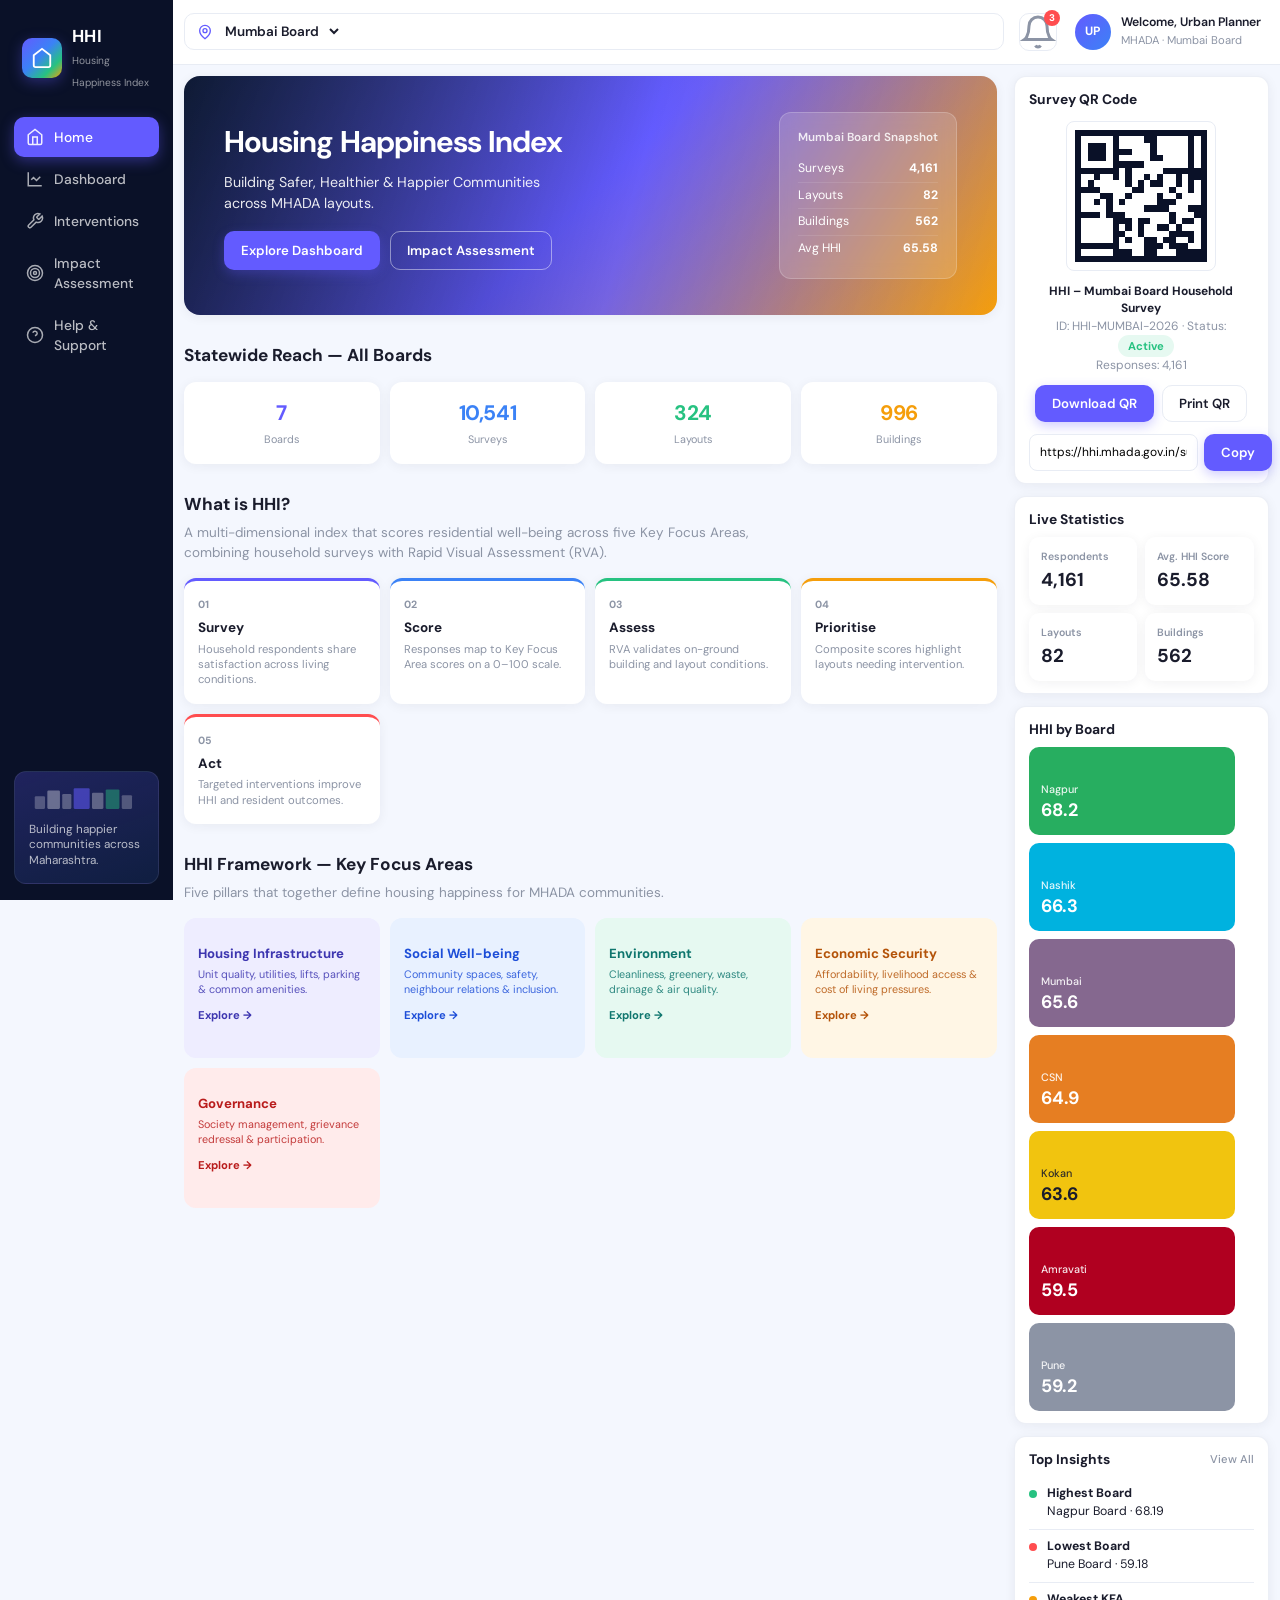
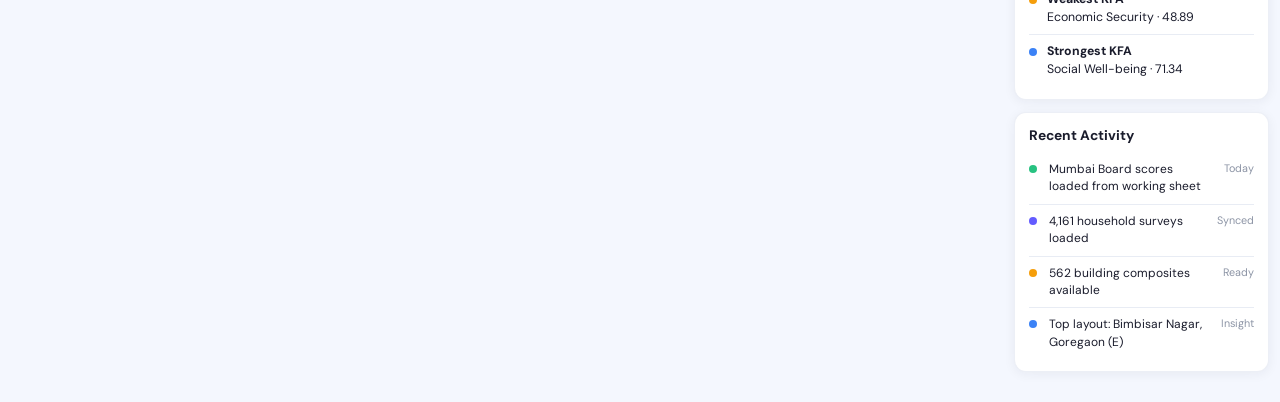
<file: index.html>
<!DOCTYPE html>
<html lang="en">
<head>
  <meta charset="UTF-8" />
  <meta name="viewport" content="width=device-width, initial-scale=1, viewport-fit=cover" />
  <title>HHI — Housing Happiness Index</title>
  <link rel="stylesheet" href="css/styles.css" />
</head>
<body>
  <div class="app" id="app">
    <!-- shell injected -->
  </div>
  <script src="js/icons.js"></script>
  <script src="js/data.js"></script>
  <script src="js/shell.js"></script>
  <script>
    (async function () {
      const manifest = await HHIData.loadManifest();
      const boardId = await HHIData.resolveBoardId();
      const data = await HHIData.loadBoard(boardId);
      const boardLabel = HHIData.boardLabel(data);
      const shell = renderShell('home', {
        location: boardLabel,
        boardId,
        boards: HHIData.boardOptions(manifest),
      });
      const o = data.overall;
      const boards = manifest.boards || [];
      const topBoard = [...boards].sort((a, b) => (b.hhi || 0) - (a.hhi || 0))[0];
      const lowBoard = [...boards].sort((a, b) => (a.hhi || 0) - (b.hhi || 0))[0];
      const statewide = (manifest.boards || []).reduce(
        (acc, b) => {
          acc.buildings += b.buildings || 0;
          acc.layouts += b.layouts || 0;
          acc.surveys += b.surveys || 0;
          if (b.hhi != null) { acc.hhiSum += b.hhi; acc.hhiN += 1; }
          return acc;
        },
        { buildings: 0, layouts: 0, surveys: 0, hhiSum: 0, hhiN: 0 }
      );
      statewide.hhi = statewide.hhiN ? statewide.hhiSum / statewide.hhiN : null;
      statewide.boards = (manifest.boards || []).length;

      function qrSvg() {
        const cells = [];
        const n = 21;
        let seed = 42;
        const rand = () => { seed = (seed * 16807) % 2147483647; return seed / 2147483647; };
        for (let y = 0; y < n; y++) {
          for (let x = 0; x < n; x++) {
            const finder =
              (x < 7 && y < 7) || (x > n - 8 && y < 7) || (x < 7 && y > n - 8);
            const border = x === 0 || y === 0 || x === n - 1 || y === n - 1;
            const on = finder
              ? (x % 6 === 0 || y % 6 === 0 || (x > 1 && x < 5 && y > 1 && y < 5))
              : rand() > 0.55;
            if (on || border) {
              cells.push(`<rect x="${x}" y="${y}" width="1" height="1" fill="#0a1128"/>`);
            }
          }
        }
        return `<svg viewBox="0 0 ${n} ${n}" shape-rendering="crispEdges">${cells.join('')}</svg>`;
      }

      document.getElementById('app').innerHTML = `
        ${shell.sidebar}
        <div class="main">
          ${shell.topbar}
          <div class="content">
            <div class="home-layout">
              <div>
                <section class="hero">
                  <div>
                    <h1>Housing Happiness Index</h1>
                    <p>Building Safer, Healthier &amp; Happier Communities across MHADA layouts.</p>
                    <div class="hero-actions">
                      <a class="btn btn-primary" href="dashboard.html?board=${boardId}">Explore Dashboard</a>
                      <a class="btn btn-ghost" href="impact.html?board=${boardId}">Impact Assessment</a>
                    </div>
                  </div>
                  <div class="impact-card">
                    <h4>${boardLabel} Snapshot</h4>
                    <ul>
                      <li><span>Surveys</span><strong>${fmtInt(o.surveys)}</strong></li>
                      <li><span>Layouts</span><strong>${fmtInt(o.layouts)}</strong></li>
                      <li><span>Buildings</span><strong>${fmtInt(o.buildings)}</strong></li>
                      <li><span>Avg HHI</span><strong>${fmt(o.hhi)}</strong></li>
                    </ul>
                  </div>
                </section>

                <section class="section">
                  <h2>Statewide Reach — All Boards</h2>
                  <div class="reach" style="margin-top:14px">
                    <div class="reach-item purple"><div class="n">${statewide.boards}</div><div class="l">Boards</div></div>
                    <div class="reach-item blue"><div class="n">${fmtInt(statewide.surveys)}</div><div class="l">Surveys</div></div>
                    <div class="reach-item green"><div class="n">${fmtInt(statewide.layouts)}</div><div class="l">Layouts</div></div>
                    <div class="reach-item orange"><div class="n">${fmtInt(statewide.buildings)}</div><div class="l">Buildings</div></div>
                  </div>
                </section>

                <section class="section">
                  <h2>What is HHI?</h2>
                  <p class="lead">A multi-dimensional index that scores residential well-being across five Key Focus Areas, combining household surveys with Rapid Visual Assessment (RVA).</p>
                  <div class="steps">
                    <div class="step"><div class="num">01</div><h3>Survey</h3><p>Household respondents share satisfaction across living conditions.</p></div>
                    <div class="step"><div class="num">02</div><h3>Score</h3><p>Responses map to Key Focus Area scores on a 0–100 scale.</p></div>
                    <div class="step"><div class="num">03</div><h3>Assess</h3><p>RVA validates on-ground building and layout conditions.</p></div>
                    <div class="step"><div class="num">04</div><h3>Prioritise</h3><p>Composite scores highlight layouts needing intervention.</p></div>
                    <div class="step"><div class="num">05</div><h3>Act</h3><p>Targeted interventions improve HHI and resident outcomes.</p></div>
                  </div>
                </section>

                <section class="section">
                  <h2>HHI Framework — Key Focus Areas</h2>
                  <p class="lead">Five pillars that together define housing happiness for MHADA communities.</p>
                  <div class="kfa-grid">
                    <div class="kfa-card purple"><h3>Housing Infrastructure</h3><p>Unit quality, utilities, lifts, parking &amp; common amenities.</p><a class="link" href="dashboard.html">Explore →</a></div>
                    <div class="kfa-card blue"><h3>Social Well-being</h3><p>Community spaces, safety, neighbour relations &amp; inclusion.</p><a class="link" href="dashboard.html">Explore →</a></div>
                    <div class="kfa-card green"><h3>Environment</h3><p>Cleanliness, greenery, waste, drainage &amp; air quality.</p><a class="link" href="dashboard.html">Explore →</a></div>
                    <div class="kfa-card orange"><h3>Economic Security</h3><p>Affordability, livelihood access &amp; cost of living pressures.</p><a class="link" href="dashboard.html">Explore →</a></div>
                    <div class="kfa-card red"><h3>Governance</h3><p>Society management, grievance redressal &amp; participation.</p><a class="link" href="dashboard.html">Explore →</a></div>
                  </div>
                </section>

              </div>

              <aside class="side-stack">
                <div class="card">
                  <div class="card-title">Survey QR Code</div>
                  <div class="qr-box">${qrSvg()}</div>
                  <div class="survey-meta">
                    <strong>HHI – ${boardLabel} Household Survey</strong><br/>
                    ID: HHI-${boardId.toUpperCase()}-2026 · Status: <span class="status-pill">Active</span><br/>
                    Responses: ${fmtInt(o.surveys)}
                  </div>
                  <div class="actions" style="justify-content:center;margin-top:8px">
                    <button type="button" class="btn btn-primary" id="btnDownloadQr">Download QR</button>
                    <button type="button" class="btn btn-outline" id="btnPrintQr">Print QR</button>
                  </div>
                  <div class="link-row" style="margin-top:12px">
                    <input id="surveyLink" readonly value="https://hhi.mhada.gov.in/survey/${boardId}" />
                    <button type="button" class="btn btn-primary" id="btnCopy">Copy</button>
                  </div>
                </div>

                <div class="card">
                  <div class="card-title">Live Statistics</div>
                  <div class="stat-mini-grid">
                    <div class="stat-mini"><div class="l">Respondents</div><div class="v">${fmtInt(o.surveys)}</div></div>
                    <div class="stat-mini"><div class="l">Avg. HHI Score</div><div class="v">${fmt(o.hhi)}</div></div>
                    <div class="stat-mini"><div class="l">Layouts</div><div class="v">${fmtInt(o.layouts)}</div></div>
                    <div class="stat-mini"><div class="l">Buildings</div><div class="v">${fmtInt(o.buildings)}</div></div>
                  </div>
                </div>

                <div class="card">
                  <div class="card-title">HHI by Board</div>
                  <div class="zone-map" id="boardMap"></div>
                </div>

                <div class="card">
                  <div class="card-title">Top Insights <a class="hint" href="dashboard.html">View All</a></div>
                  <ul class="insight-list">
                    <li><span class="dot" style="background:var(--green)"></span><div><strong>Highest Board</strong><br>${topBoard ? topBoard.label : '—'} · ${topBoard ? fmt(topBoard.hhi) : '—'}</div></li>
                    <li><span class="dot" style="background:var(--red)"></span><div><strong>Lowest Board</strong><br>${lowBoard ? lowBoard.label : '—'} · ${lowBoard ? fmt(lowBoard.hhi) : '—'}</div></li>
                    <li><span class="dot" style="background:var(--orange)"></span><div><strong>Weakest KFA</strong><br>Economic Security · ${fmt(o.economic)}</div></li>
                    <li><span class="dot" style="background:var(--blue)"></span><div><strong>Strongest KFA</strong><br>Social Well-being · ${fmt(o.social)}</div></li>
                  </ul>
                </div>

                <div class="card">
                  <div class="card-title">Recent Activity</div>
                  <ul class="activity">
                    <li><span class="pipe" style="background:var(--green)"></span><div>${boardLabel} scores loaded from working sheet</div><span class="t">Today</span></li>
                    <li><span class="pipe" style="background:var(--purple)"></span><div>${fmtInt(o.surveys)} household surveys loaded</div><span class="t">Synced</span></li>
                    <li><span class="pipe" style="background:var(--orange)"></span><div>${fmtInt(o.buildings)} building composites available</div><span class="t">Ready</span></li>
                    <li><span class="pipe" style="background:var(--blue)"></span><div>Top layout: ${(data.topLayouts[0] && data.topLayouts[0].layout) || '—'}</div><span class="t">Insight</span></li>
                  </ul>
                </div>
              </aside>
            </div>
          </div>
        </div>
      `;

      const map = document.getElementById('boardMap');
      [...boards].sort((a, b) => (b.hhi || 0) - (a.hhi || 0)).forEach((b) => {
        const el = document.createElement('div');
        el.className = 'zone-tile board-tile';
        el.style.background = boardColor(b.id);
        el.style.color = boardTileText(b.id);
        el.innerHTML = `<span>${b.label.replace(/ Board$/, '')}</span><strong>${fmt(b.hhi, 1)}</strong>`;
        map.appendChild(el);
      });

      document.getElementById('btnCopy').addEventListener('click', async () => {
        const input = document.getElementById('surveyLink');
        try {
          await navigator.clipboard.writeText(input.value);
          document.getElementById('btnCopy').textContent = 'Copied';
          setTimeout(() => { document.getElementById('btnCopy').textContent = 'Copy'; }, 1500);
        } catch {
          input.select();
        }
      });

      document.getElementById('btnPrintQr').addEventListener('click', () => {
        const w = window.open('', '_blank');
        w.document.write(`<html><body style="display:grid;place-items:center;min-height:100vh;font-family:sans-serif">${document.querySelector('.qr-box').innerHTML}<p>HHI – ${boardLabel} Household Survey</p></body></html>`);
        w.document.close();
        w.focus();
        w.print();
      });

      document.getElementById('btnDownloadQr').addEventListener('click', () => {
        const svg = document.querySelector('.qr-box svg');
        const blob = new Blob([svg.outerHTML], { type: 'image/svg+xml' });
        const a = document.createElement('a');
        a.href = URL.createObjectURL(blob);
        a.download = `hhi-${boardId}-survey-qr.svg`;
        a.click();
        URL.revokeObjectURL(a.href);
      });

      bindBoardSwitcher(boardId);
    })();
  </script>
</body>
</html>
</file>
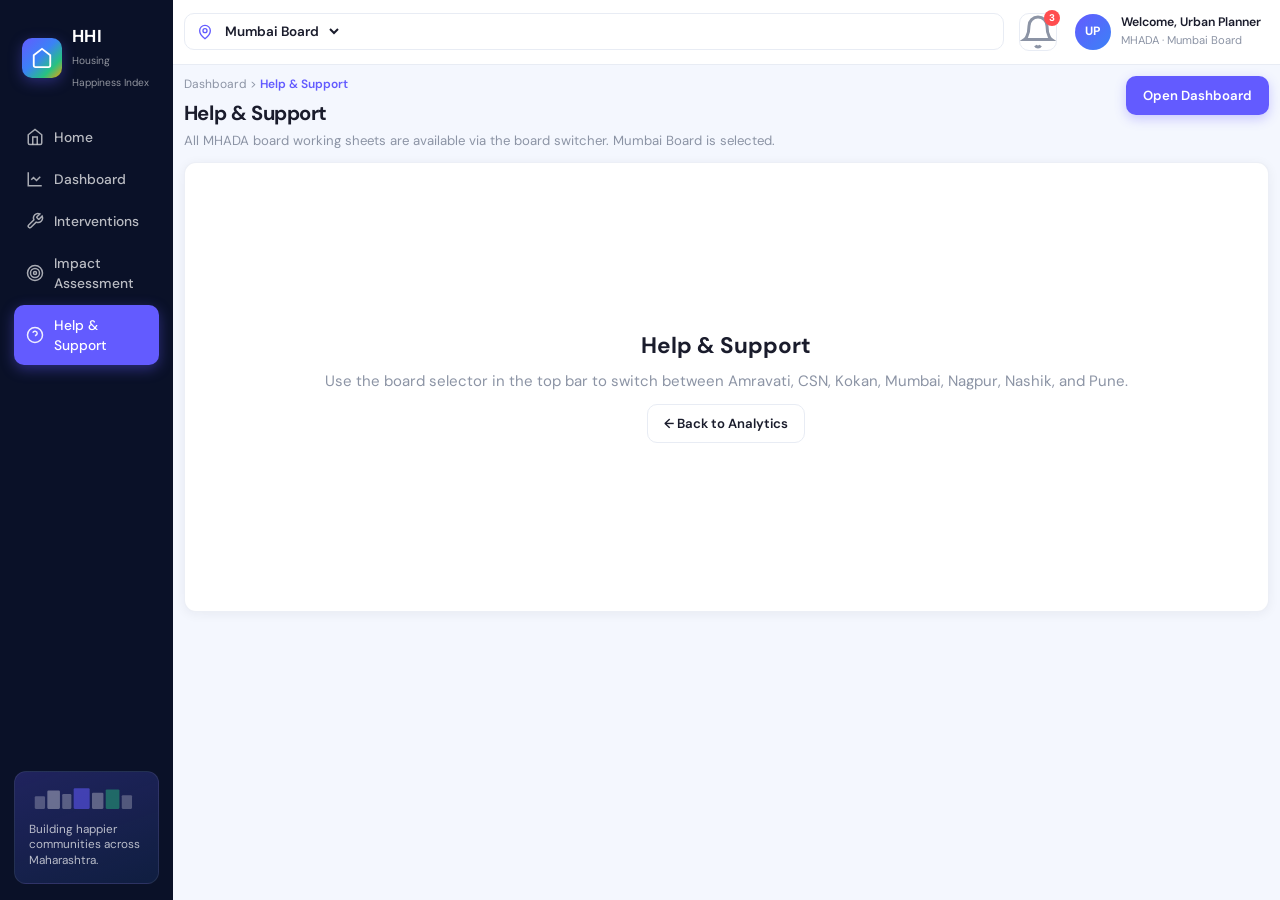
<file: help.html>
<!DOCTYPE html>
<html lang="en">
<head>
  <meta charset="UTF-8" />
  <meta name="viewport" content="width=device-width, initial-scale=1, viewport-fit=cover" />
  <title>Help & Support — HHI</title>
  <link rel="stylesheet" href="css/styles.css" />
</head>
<body>
  <div class="app" id="app"></div>
  <script src="js/icons.js"></script>
  <script src="js/data.js"></script>
  <script src="js/shell.js"></script>
  <script>
    (async function () {
      const manifest = await HHIData.loadManifest();
      const boardId = await HHIData.resolveBoardId();
      const data = await HHIData.loadBoard(boardId);
      const boardLabel = HHIData.boardLabel(data);
      const shell = renderShell('help', {
        location: boardLabel,
        boardId,
        boards: HHIData.boardOptions(manifest),
      });
      document.getElementById('app').innerHTML = `
        ${shell.sidebar}
        <div class="main">
          ${shell.topbar}
          <div class="content">
            <div class="page-head">
              <div>
                <div class="crumbs">Dashboard &gt; <span>Help & Support</span></div>
                <h1>Help & Support</h1>
                <p class="sub">All MHADA board working sheets are available via the board switcher. ${boardLabel} is selected.</p>
              </div>
              <div class="actions">
                <a class="btn btn-primary" href="dashboard.html?board=${boardId}">Open Dashboard</a>
              </div>
            </div>
            <div class="card placeholder-page">
              <div>
                <h2>Help & Support</h2>
                <p>Use the board selector in the top bar to switch between Amravati, CSN, Kokan, Mumbai, Nagpur, Nashik, and Pune.</p>
                <p style="margin-top:12px"><a class="btn btn-outline" href="dashboard.html?board=${boardId}">← Back to Analytics</a></p>
              </div>
            </div>
          </div>
        </div>
      `;
      bindBoardSwitcher(boardId);
    })();
  </script>
</body>
</html>
</file>
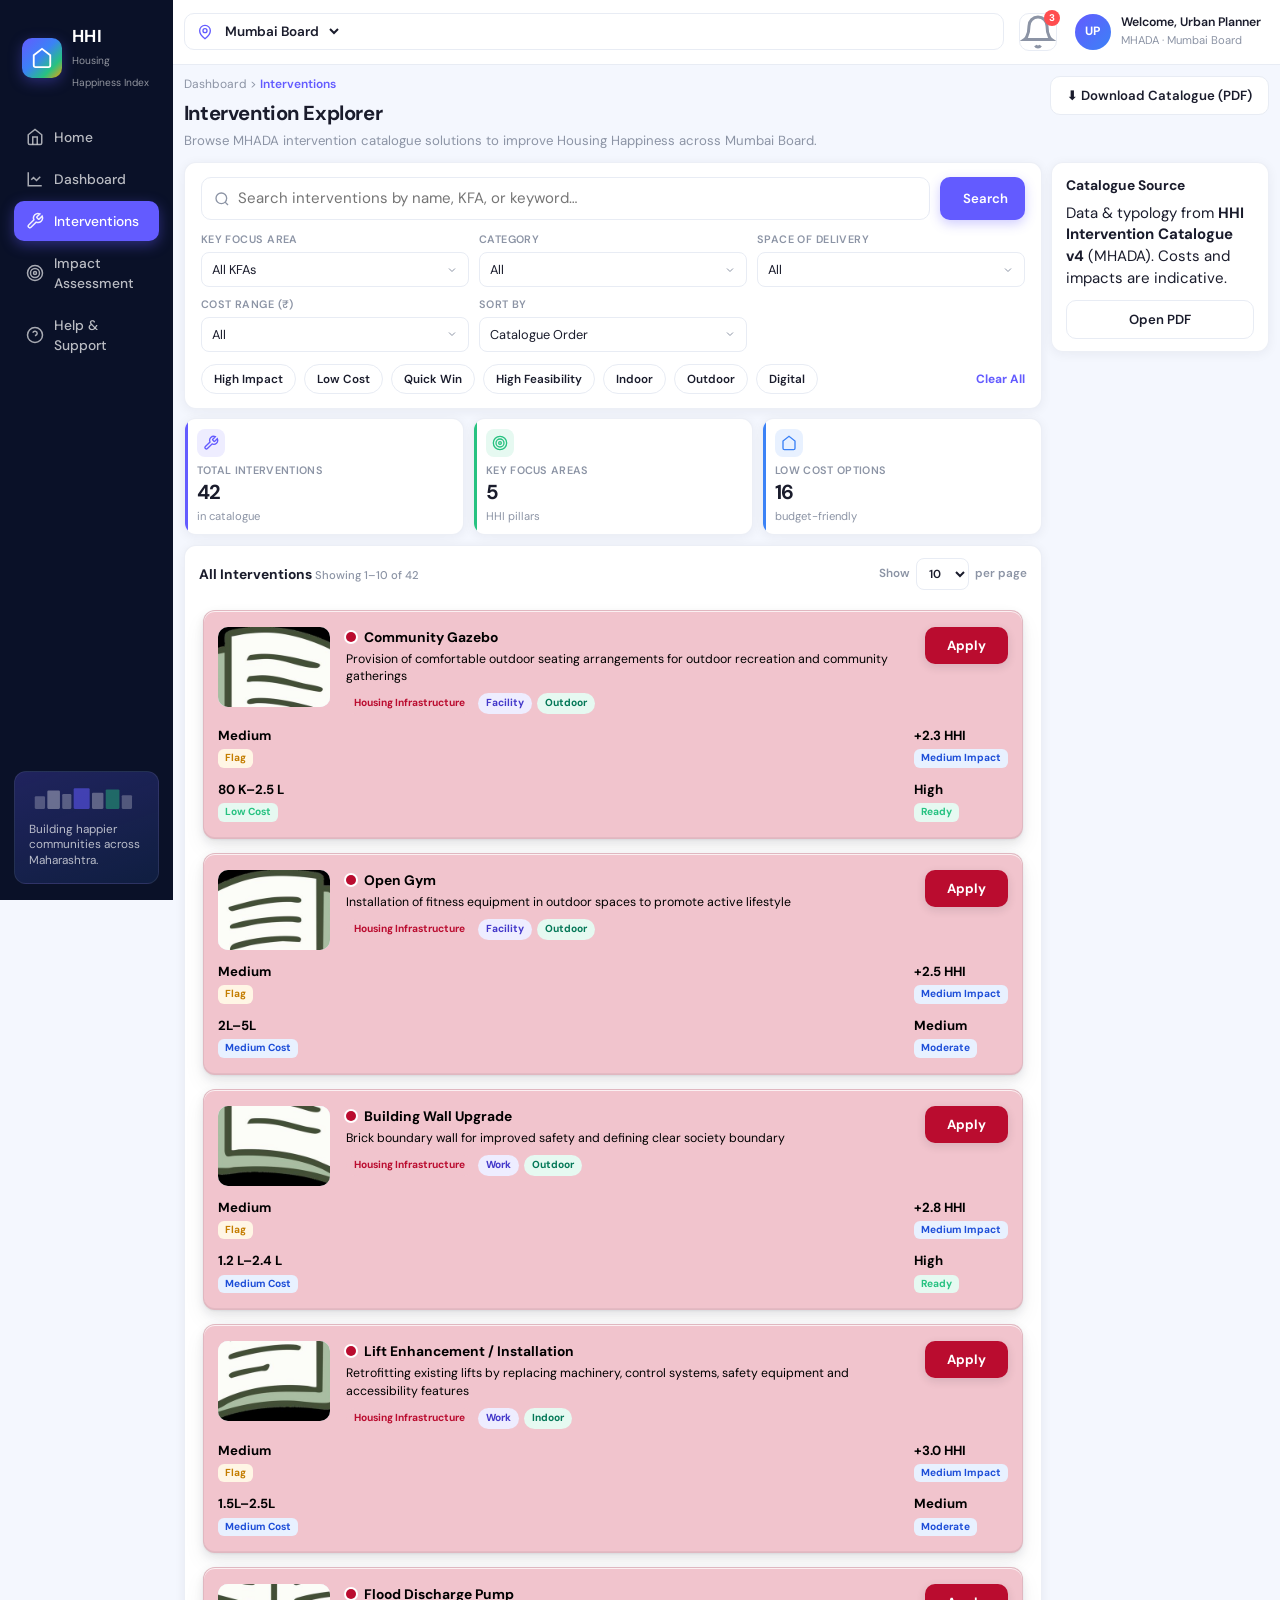
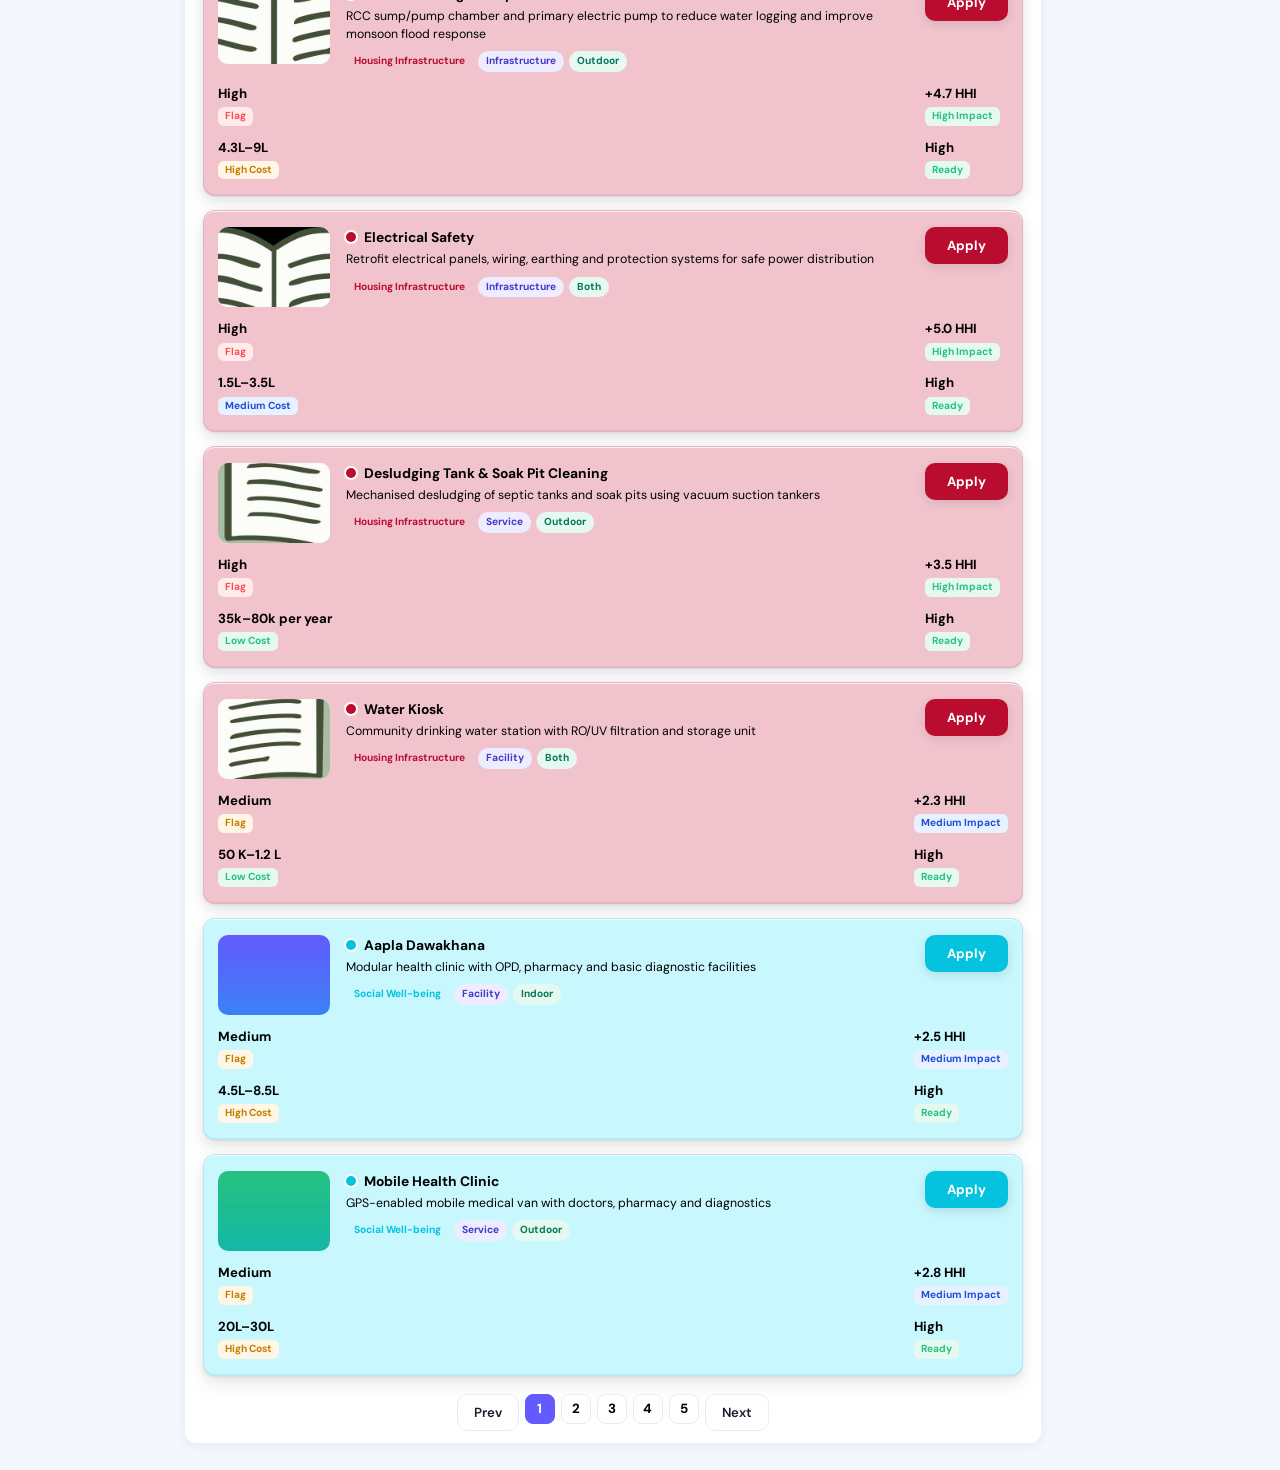
<file: interventions.html>
<!DOCTYPE html>
<html lang="en">
<head>
  <meta charset="UTF-8" />
  <meta name="viewport" content="width=device-width, initial-scale=1, viewport-fit=cover" />
  <title>Intervention Explorer — HHI</title>
  <link rel="stylesheet" href="css/styles.css" />
</head>
<body>
  <div class="app" id="app"></div>
  <script src="js/icons.js"></script>
  <script src="js/data.js"></script>
  <script src="js/shell.js"></script>
  <script src="js/interventions.js"></script>
</body>
</html>
</file>
<file: css/styles.css>
/* HHI Dashboard — colors & layout matched to Dashboard mockups */
@import url('https://fonts.googleapis.com/css2?family=DM+Sans:ital,opsz,wght@0,9..40,400;0,9..40,500;0,9..40,600;0,9..40,700;1,9..40,400&display=swap');

:root {
  --sidebar: #0a1128;
  --sidebar-hover: rgba(99, 91, 255, 0.18);
  --sidebar-active: #635bff;
  --bg: #f4f7fe;
  --card: #ffffff;
  --text: #1a1c2c;
  --muted: #8c94a5;
  --border: #e8ecf4;
  --purple: #635bff;
  --purple-soft: #eeedff;
  --blue: #3b82f6;
  --blue-soft: #e8f1ff;
  --green: #27c281;
  --green-soft: #e6f9f1;
  --teal: #14b8a6;
  --teal-soft: #e0f7f4;
  --orange: #f59e0b;
  --orange-soft: #fff6e5;
  --red: #ff4d4f;
  --red-soft: #ffebeb;
  --pink: #ec4899;
  --shadow: 0 2px 12px rgba(26, 28, 44, 0.06);
  --radius: 12px;
  /* Layout tokens — desktop-first, overridden per breakpoint */
  --sidebar-w: 13.75rem;
  --filter-w: 13.125rem;
  --chart-h: clamp(11.5rem, 18vh, 15.5rem);
  --chart-h-lg: clamp(13rem, 22vh, 17.5rem);
  --grid-gap: clamp(0.625rem, 1vw, 0.875rem);
  --topbar-h: 3.5rem;
  --content-pad: clamp(0.875rem, 1.5vw, 1.5rem);
  --safe-top: env(safe-area-inset-top, 0px);
  --safe-right: env(safe-area-inset-right, 0px);
  --safe-bottom: env(safe-area-inset-bottom, 0px);
  --safe-left: env(safe-area-inset-left, 0px);
}

*, *::before, *::after { box-sizing: border-box; margin: 0; padding: 0; }
html {
  font-size: clamp(14px, 0.78rem + 0.22vw, 15px);
  -webkit-text-size-adjust: 100%;
  text-size-adjust: 100%;
  overflow-x: clip;
}
body {
  font-family: 'DM Sans', system-ui, sans-serif;
  background: var(--bg);
  color: var(--text);
  min-height: 100vh;
  min-height: 100dvh;
  line-height: 1.45;
  -webkit-font-smoothing: antialiased;
  overflow-x: clip;
}
body.nav-open { overflow: hidden; }
a { color: inherit; text-decoration: none; }
button, select, input { font-family: inherit; }
img { max-width: 100%; display: block; }

.app {
  display: grid;
  grid-template-columns: var(--sidebar-w) minmax(0, 1fr);
  min-height: 100vh;
  min-height: 100dvh;
  width: 100%;
  max-width: 100%;
}

.nav-overlay {
  display: none;
  position: fixed;
  inset: 0;
  background: rgba(10, 17, 40, 0.45);
  z-index: 90;
  opacity: 0;
  pointer-events: none;
  transition: opacity 0.2s ease;
}
.nav-overlay.visible {
  opacity: 1;
  pointer-events: auto;
}

.sidebar {
  background: var(--sidebar);
  color: #fff;
  display: flex;
  flex-direction: column;
  padding: 20px 14px calc(16px + var(--safe-bottom));
  position: sticky;
  top: 0;
  height: 100vh;
  height: 100dvh;
  overflow-y: auto;
  overscroll-behavior: contain;
  z-index: 100;
}
.brand {
  display: flex;
  align-items: center;
  gap: 10px;
  padding: 4px 8px 24px;
}
.brand-mark {
  width: 40px;
  height: 40px;
  border-radius: 10px;
  background: linear-gradient(135deg, #635bff, #3b82f6 45%, #27c281 75%, #f59e0b);
  display: grid;
  place-items: center;
  flex-shrink: 0;
  box-shadow: 0 4px 14px rgba(99, 91, 255, 0.35);
}
.brand-mark svg { width: 22px; height: 22px; color: #fff; }
.brand-text strong { display: block; font-size: 1.15rem; letter-spacing: 0.02em; font-weight: 700; }
.brand-text span { font-size: 0.68rem; color: rgba(255,255,255,0.55); line-height: 1.2; }

.nav { display: flex; flex-direction: column; gap: 2px; flex: 1; }
.nav a {
  display: flex; align-items: center; gap: 10px;
  padding: 10px 12px; border-radius: 10px;
  color: rgba(255,255,255,0.72); font-size: 0.92rem; font-weight: 500;
  transition: background 0.15s, color 0.15s;
}
.nav a:hover { background: var(--sidebar-hover); color: #fff; }
.nav a.active {
  background: var(--sidebar-active); color: #fff;
  box-shadow: 0 4px 14px rgba(99, 91, 255, 0.4);
}
.nav a svg { width: 18px; height: 18px; flex-shrink: 0; opacity: 0.9; }

.sidebar-foot {
  margin-top: 16px; padding: 14px; border-radius: 12px;
  background: linear-gradient(160deg, rgba(99,91,255,0.25), rgba(59,130,246,0.12));
  border: 1px solid rgba(255,255,255,0.08);
}
.sidebar-foot p { font-size: 0.78rem; color: rgba(255,255,255,0.7); margin-top: 6px; line-height: 1.35; }

.main { display: flex; flex-direction: column; min-width: 0; min-height: 100vh; min-height: 100dvh; width: 100%; }
.nav-toggle {
  display: none;
  width: 2.5rem;
  height: 2.5rem;
  border-radius: 10px;
  border: 1px solid var(--border);
  background: #fff;
  color: var(--text);
  cursor: pointer;
  place-items: center;
  flex-shrink: 0;
}
.nav-toggle svg { width: 1.15rem; height: 1.15rem; }
.topbar {
  display: flex; align-items: center; justify-content: space-between; gap: clamp(0.5rem, 2vw, 1rem);
  padding: calc(0.65rem + var(--safe-top)) calc(var(--content-pad) + var(--safe-right)) 0.65rem calc(var(--content-pad) + var(--safe-left));
  background: #fff; border-bottom: 1px solid var(--border);
  position: sticky; top: 0; z-index: 30;
  min-height: var(--topbar-h);
  flex-wrap: wrap;
}
.loc-select {
  display: flex; align-items: center; gap: 8px;
  padding: 8px 12px; border: 1px solid var(--border); border-radius: 10px;
  background: #fff; font-weight: 600; font-size: 0.9rem; color: var(--text); cursor: pointer;
}
.loc-select svg { color: var(--purple); width: 16px; height: 16px; flex-shrink: 0; }
.board-switcher {
  border: 0; background: transparent; font: inherit; font-weight: 600;
  color: var(--text); cursor: pointer; outline: none;
  max-width: min(260px, 42vw);
  min-width: 0;
}
.topbar .loc-select { flex: 1; min-width: 0; }
.topbar-right { display: flex; align-items: center; gap: 14px; flex-shrink: 0; }
.icon-btn {
  width: 38px; height: 38px; border-radius: 10px; border: 1px solid var(--border);
  background: #fff; display: grid; place-items: center; cursor: pointer; position: relative; color: var(--muted);
}
.icon-btn .badge {
  position: absolute; top: -4px; right: -4px; width: 16px; height: 16px; border-radius: 50%;
  background: var(--red); color: #fff; font-size: 0.65rem; font-weight: 700; display: grid; place-items: center;
}
.user-chip { display: flex; align-items: center; gap: 10px; padding: 4px 8px 4px 4px; border-radius: 24px; }
.avatar {
  width: 36px; height: 36px; border-radius: 50%;
  background: linear-gradient(135deg, #635bff, #3b82f6); color: #fff;
  display: grid; place-items: center; font-weight: 700; font-size: 0.8rem;
}
.user-chip .meta { font-size: 0.82rem; }
.user-chip .meta strong { display: block; font-weight: 600; }
.user-chip .meta span { color: var(--muted); font-size: 0.75rem; }

.content {
  padding: var(--content-pad);
  padding-bottom: calc(2rem + var(--safe-bottom));
  flex: 1;
  min-width: 0;
  width: 100%;
  max-width: 100%;
}
.page-head {
  display: flex; align-items: flex-start; justify-content: space-between; gap: 16px;
  margin-bottom: 18px; flex-wrap: wrap;
}
.crumbs { font-size: 0.8rem; color: var(--muted); margin-bottom: 6px; }
.crumbs span { color: var(--purple); font-weight: 600; }
.page-head h1 { font-size: 1.55rem; font-weight: 700; letter-spacing: -0.02em; }
.page-head .sub { color: var(--muted); font-size: 0.88rem; margin-top: 2px; }
.actions { display: flex; gap: 8px; flex-wrap: wrap; }

.btn {
  display: inline-flex; align-items: center; gap: 6px;
  padding: 9px 16px; border-radius: 10px; font-weight: 600; font-size: 0.88rem;
  cursor: pointer; border: 1px solid transparent;
  transition: transform 0.1s, box-shadow 0.15s, background 0.15s;
}
.btn:active { transform: scale(0.98); }
.btn-primary { background: var(--purple); color: #fff; box-shadow: 0 4px 12px rgba(99,91,255,0.3); }
.btn-primary:hover { background: #5249f0; }
.btn-outline { background: #fff; border-color: var(--border); color: var(--text); }
.btn-outline:hover { border-color: var(--purple); color: var(--purple); }
.btn-ghost { background: transparent; border-color: rgba(255,255,255,0.45); color: #fff; }

.card {
  background: var(--card); border-radius: var(--radius); box-shadow: var(--shadow);
  border: 1px solid rgba(232,236,244,0.8); padding: 16px 18px;
}
.card-title {
  font-size: 0.92rem; font-weight: 700; margin-bottom: 12px;
  display: flex; align-items: center; justify-content: space-between; gap: 8px;
}
.card-title .hint { font-weight: 500; font-size: 0.75rem; color: var(--muted); }

.dash-main { min-width: 0; width: 100%; }

.dash-layout {
  display: grid;
  grid-template-columns: minmax(0, var(--filter-w)) minmax(0, 1fr);
  gap: clamp(0.75rem, 2vw, 1rem);
  align-items: start;
  width: 100%;
}
.filter-panel {
  background: var(--card); border-radius: var(--radius); box-shadow: var(--shadow);
  padding: 16px; position: sticky; top: calc(var(--topbar-h) + 0.5rem);
  max-height: calc(100dvh - var(--topbar-h) - 1.5rem);
  overflow-y: auto;
}
.filter-panel h3 { font-size: 0.85rem; font-weight: 700; margin-bottom: 12px; }
.field { margin-bottom: 12px; }
.field label {
  display: block; font-size: 0.72rem; font-weight: 600; color: var(--muted);
  margin-bottom: 4px; text-transform: uppercase; letter-spacing: 0.04em;
}
.field select {
  width: 100%; padding: 8px 10px; border: 1px solid var(--border); border-radius: 8px;
  background: #fff; font-size: 0.85rem; color: var(--text); appearance: none;
  background-image: url("data:image/svg+xml,%3Csvg xmlns='http://www.w3.org/2000/svg' width='12' height='12' viewBox='0 0 24 24' fill='none' stroke='%238c94a5' stroke-width='2'%3E%3Cpath d='m6 9 6 6 6-6'/%3E%3C/svg%3E");
  background-repeat: no-repeat; background-position: right 10px center; cursor: pointer;
}
.field select:focus {
  outline: none; border-color: var(--purple);
  box-shadow: 0 0 0 3px rgba(99,91,255,0.15);
}
.radio-group { display: flex; flex-direction: column; gap: 6px; margin: 10px 0 14px; }
.radio-group label {
  display: flex; align-items: center; gap: 8px; font-size: 0.84rem; font-weight: 500;
  cursor: pointer; text-transform: none; letter-spacing: 0; color: var(--text);
}
.quick-actions { border-top: 1px solid var(--border); padding-top: 12px; margin-top: 4px; }
.quick-actions button {
  width: 100%; justify-content: flex-start; margin-bottom: 6px; background: var(--bg);
  border: 1px solid var(--border); color: var(--text); padding: 8px 10px; border-radius: 8px;
  font-size: 0.8rem; font-weight: 500; cursor: pointer; display: flex; align-items: center; gap: 8px;
}
.quick-actions button:hover { border-color: var(--purple); color: var(--purple); }

.kpi-row {
  display: grid;
  grid-template-columns: repeat(5, minmax(0, 1fr));
  gap: var(--grid-gap);
  margin-bottom: var(--grid-gap);
}
.kpi {
  background: var(--card); border-radius: var(--radius); box-shadow: var(--shadow);
  padding: 14px 16px; border: 1px solid rgba(232,236,244,0.8); position: relative; overflow: hidden;
}
.kpi::before { content: ''; position: absolute; left: 0; top: 0; bottom: 0; width: 3px; }
.kpi.purple::before { background: var(--purple); }
.kpi.green::before { background: var(--green); }
.kpi.teal::before { background: var(--teal); }
.kpi.orange::before { background: var(--orange); }
.kpi.blue::before { background: var(--blue); }
.kpi-icon { width: 32px; height: 32px; border-radius: 8px; display: grid; place-items: center; margin-bottom: 8px; }
.kpi.purple .kpi-icon { background: var(--purple-soft); color: var(--purple); }
.kpi.green .kpi-icon { background: var(--green-soft); color: var(--green); }
.kpi.teal .kpi-icon { background: var(--teal-soft); color: var(--teal); }
.kpi.orange .kpi-icon { background: var(--orange-soft); color: var(--orange); }
.kpi.blue .kpi-icon { background: var(--blue-soft); color: var(--blue); }
.kpi-icon svg { width: 16px; height: 16px; }
.kpi .label { font-size: 0.72rem; color: var(--muted); font-weight: 600; text-transform: uppercase; letter-spacing: 0.03em; }
.kpi .value { font-size: 1.55rem; font-weight: 700; letter-spacing: -0.03em; margin-top: 2px; line-height: 1.15; }
.kpi .foot { font-size: 0.75rem; color: var(--muted); margin-top: 4px; }
.kpi .foot.up { color: var(--green); font-weight: 600; }

.grid-3 { display: grid; grid-template-columns: repeat(3, minmax(0, 1fr)); gap: var(--grid-gap); margin-bottom: var(--grid-gap); }
.grid-3b { display: grid; grid-template-columns: minmax(0, 1.2fr) minmax(0, 1.2fr) minmax(0, 0.9fr); gap: var(--grid-gap); align-items: stretch; }
.grid-rank-heat {
  display: grid;
  grid-template-columns: minmax(0, 0.95fr) minmax(0, 1.25fr);
  gap: var(--grid-gap);
  margin-bottom: var(--grid-gap);
  align-items: stretch;
}
.rank-tables {
  display: grid;
  grid-template-rows: 1fr 1fr;
  gap: var(--grid-gap);
  min-width: 0;
}
.rank-tables > .card,
.heatmap-card {
  min-width: 0;
  overflow: hidden;
  display: flex;
  flex-direction: column;
}
.heatmap-card .heatmap { flex: 1; min-height: var(--chart-h-lg); }
.rank-table {
  width: 100%;
  table-layout: fixed;
  border-collapse: collapse;
  font-size: 0.82rem;
}
.rank-table th {
  text-align: left;
  color: var(--muted);
  font-weight: 600;
  font-size: 0.7rem;
  text-transform: uppercase;
  letter-spacing: 0.04em;
  padding: 6px 8px;
  border-bottom: 1px solid var(--border);
}
.rank-table td {
  padding: 8px;
  border-bottom: 1px solid var(--border);
  vertical-align: middle;
}
.rank-table tr:last-child td { border-bottom: none; }
.rank-table th:nth-child(1),
.rank-table .rank-num-cell {
  width: 2rem;
  color: var(--muted);
  font-weight: 700;
  font-size: 0.75rem;
}
.rank-table th:nth-child(1) {
  font-size: 0.7rem;
  font-weight: 600;
}
.rank-table td.name {
  min-width: 0;
  width: auto;
  white-space: nowrap;
  overflow: hidden;
  text-overflow: ellipsis;
}
/* Keep Index pills vertically aligned across Top & Lowest tables */
.rank-table th:nth-child(3),
.rank-table td:nth-child(3) {
  width: 4.5rem;
  text-align: right;
  white-space: nowrap;
  padding-right: 10px;
}
.grid-charts-top { display: grid; grid-template-columns: repeat(2, minmax(0, 1fr)); gap: var(--grid-gap); margin-bottom: var(--grid-gap); align-items: stretch; }
.grid-bottom {
  display: grid;
  grid-template-columns: repeat(3, minmax(0, 1fr));
  gap: var(--grid-gap);
  margin-top: var(--grid-gap);
  align-items: stretch;
}
.grid-bottom > .card {
  min-width: 0;
  max-width: 100%;
}
.grid-bottom .card-title {
  font-size: 0.92rem;
  gap: 6px;
  flex-wrap: wrap;
}
.grid-bottom .card-title .hint {
  font-size: 0.68rem;
}
.grid-bottom .issue-intervention-row {
  padding: 7px 0;
}
.grid-bottom .issue-title {
  font-size: 0.78rem;
  line-height: 1.3;
}
.grid-bottom .hint {
  font-size: 0.7rem;
}
.grid-bottom .issue-intervention-list {
  max-height: 22rem;
}
.grid-charts-top > .card,
.grid-bottom > .card,
.grid-3b > .card,
.grid-rank-heat > .card {
  min-width: 0;
  overflow: hidden;
  display: flex;
  flex-direction: column;
}
.grid-charts-top > .card > .card-title,
.grid-bottom > .card > .card-title,
.grid-3b > .card > .card-title,
.rank-tables > .card > .card-title,
.heatmap-card > .card-title { flex-shrink: 0; }
.chart-box canvas { display: block; max-width: 100%; }
.chart-box { position: relative; height: var(--chart-h); min-height: var(--chart-h); width: 100%; min-width: 0; }

.chart-card { display: flex; flex-direction: column; min-height: 0; flex: 0 0 auto; }
.chart-box.stretch { flex: 0 0 auto; height: var(--chart-h-lg); min-height: var(--chart-h-lg); width: 100%; min-width: 0; }
.chart-box.stretch-sm { flex: 0 0 auto; height: var(--chart-h); min-height: var(--chart-h); width: 100%; min-width: 0; }
.fill-card { display: flex; flex-direction: column; min-height: 0; }
.issues-card { height: fit-content; min-height: 0; overflow: hidden; }
.issues-card .issue-intervention-list {
  flex: 1 1 auto;
  min-height: 0;
  overflow-y: auto;
  overscroll-behavior: contain;
  display: flex;
  flex-direction: column;
  gap: 10px;
  padding-right: 4px;
  padding-bottom: 6px;
  scrollbar-gutter: stable;
}
.suggestions-card {
  overflow: hidden;
  min-height: 0;
}
.suggestions-card .issue-intervention-list {
  flex: 1 1 auto;
  min-height: 0;
  overflow-y: auto;
  overscroll-behavior: contain;
  display: flex;
  flex-direction: column;
  gap: 10px;
  padding-right: 4px;
  scrollbar-gutter: stable;
}
.interventions-card {
  overflow: hidden;
  min-height: 0;
}
.interventions-card .issue-intervention-list {
  flex: 1 1 auto;
  min-height: 0;
  overflow-y: auto;
  overscroll-behavior: contain;
  display: flex;
  flex-direction: column;
  gap: 10px;
  padding-right: 4px;
  scrollbar-gutter: stable;
}
.offered-card {
  overflow: hidden;
  min-height: 0;
}
.offered-card .offered-list {
  flex: 1 1 auto;
  min-height: 0;
  overflow-y: auto;
  overscroll-behavior: contain;
  padding-right: 4px;
  scrollbar-gutter: stable;
}
.issue-intervention-row { padding: 10px 0; border-bottom: 1px solid var(--border); }
.issue-intervention-row:last-child { border-bottom: none; }
.issue-head { display: flex; justify-content: space-between; align-items: flex-start; gap: 10px; margin-bottom: 6px; }
.issue-title { font-size: 0.84rem; font-weight: 600; flex: 1; line-height: 1.35; }
.issue-meta { display: flex; align-items: center; gap: 8px; flex-shrink: 0; }
.suggestion-tags { display: flex; flex-wrap: wrap; gap: 6px; }
.suggestion-tag { font-size: 0.72rem; font-weight: 600; padding: 4px 8px; border-radius: 6px; background: var(--purple-soft); color: var(--purple); max-width: 100%; white-space: nowrap; overflow: hidden; text-overflow: ellipsis; }
.offered-list { list-style: none; margin: 0; padding: 0; flex: 1; overflow-y: auto; display: flex; flex-direction: column; gap: 0; }
.offered-item { display: flex; align-items: center; justify-content: space-between; gap: 10px; padding: 9px 0; border-bottom: 1px solid var(--border); }
.offered-item:last-child { border-bottom: none; }
.offered-meta { display: flex; flex-direction: column; gap: 2px; min-width: 0; flex: 1; }
.offered-meta .name { font-size: 0.82rem; font-weight: 600; }
.offered-id { font-size: 0.68rem; font-weight: 700; color: var(--muted); }


.chart-box.compact { flex: 1; height: auto; min-height: var(--chart-h); max-height: var(--chart-h); }
.intervention-list { list-style: none; margin: 0; padding: 0; display: flex; flex-direction: column; gap: 8px; }
.intervention-item { display: flex; align-items: center; justify-content: space-between; gap: 8px; padding: 8px 0; border-bottom: 1px solid var(--border); }
.intervention-item:last-child { border-bottom: none; }
.intervention-meta { display: flex; flex-direction: column; gap: 4px; min-width: 0; flex: 1; }
.intervention-meta .name { font-size: 0.82rem; font-weight: 600; white-space: nowrap; overflow: hidden; text-overflow: ellipsis; }
.intervention-for { font-size: 0.72rem; line-height: 1.3; color: var(--muted); }
.btn-apply { font-size: 0.72rem; padding: 4px 10px; white-space: nowrap; flex-shrink: 0; }
.btn-apply.applied { opacity: 0.65; cursor: default; }
.quick-actions .btn-link { display: block; width: 100%; text-align: left; background: none; border: none; padding: 8px 0; color: var(--purple); font-weight: 600; font-size: 0.85rem; cursor: pointer; text-decoration: none; }
.quick-actions .btn-link:hover { text-decoration: underline; }
.empty-hint { color: var(--muted); font-size: 0.85rem; padding: 12px 4px; }

.chart-box.tall { flex: 1; height: auto; min-height: var(--chart-h-lg); }
.chart-box.fill { flex: 1; height: auto; min-height: var(--chart-h-lg); }

.heatmap {
  flex: 1;
  display: flex;
  flex-direction: column;
  gap: 4px;
  font-size: 0.7rem;
  min-height: var(--chart-h-lg);
  overflow: auto;
  padding-right: 4px;
  scrollbar-gutter: stable;
  width: 100%;
}
.heatmap-row, .heatmap-head {
  display: grid;
  grid-template-columns: minmax(4.5rem, 7.5rem) repeat(6, minmax(0, 1fr));
  gap: 4px;
  align-items: stretch;
  width: 100%;
  min-width: 0;
}
.heatmap-head {
  margin-bottom: 0;
  position: sticky; top: 0; z-index: 1;
  background: var(--card, #fff); padding-bottom: 4px;
  flex: 0 0 auto;
}
.heatmap-head span {
  text-align: center; color: var(--muted); font-weight: 600; font-size: 0.65rem;
  display: flex; align-items: center; justify-content: center;
}
.heatmap-row {
  flex: 1 1 0;
  min-height: 40px;
}
.hm-label {
  font-weight: 600; font-size: 0.72rem; color: var(--muted);
  white-space: nowrap; overflow: hidden; text-overflow: ellipsis;
  min-width: 0;
  display: flex; align-items: center;
}
.hm-cell {
  border-radius: 5px; display: grid; place-items: center;
  color: #fff; font-weight: 700; font-size: 0.72rem;
  min-height: 36px; height: 100%;
  width: 100%;
}

.rank-list { list-style: none; }
.rank-list li {
  display: flex; align-items: center; justify-content: space-between; gap: 8px;
  padding: 8px 0; border-bottom: 1px solid var(--border); font-size: 0.82rem;
}
.rank-list li:last-child { border-bottom: none; }
.rank-list .name { flex: 1; min-width: 0; white-space: nowrap; overflow: hidden; text-overflow: ellipsis; }
.score-pill { padding: 3px 8px; border-radius: 6px; font-weight: 700; font-size: 0.75rem; flex-shrink: 0; }
.score-pill.high { background: var(--green-soft); color: var(--green); }
.score-pill.low { background: var(--red-soft); color: var(--red); }
.score-pill.mid { background: var(--orange-soft); color: #c47d00; }
.section-split { display: grid; grid-template-columns: 1fr 1fr; gap: 12px; }

.zone-map {
  flex: 1;
  display: grid; grid-template-columns: repeat(auto-fit, minmax(min(100%, 8rem), 1fr)); gap: 8px;
  min-height: clamp(12rem, 22vh, 16.25rem);
  height: auto;
  overflow: auto;
  align-content: stretch;
  padding-right: 4px;
  scrollbar-gutter: stable;
}
.zone-tile {
  border-radius: 10px; padding: 12px; color: #fff;
  display: flex; flex-direction: column; justify-content: flex-end; font-weight: 700;
  min-height: 88px;
}
.zone-tile span {
  font-size: 0.72rem; font-weight: 500; opacity: 0.9;
  white-space: nowrap; overflow: hidden; text-overflow: ellipsis;
}
.zone-tile strong { font-size: 1.2rem; }
/* board-tile colors set per board via boardColor() */
.legend-bar { display: flex; align-items: center; gap: 8px; margin-top: 10px; font-size: 0.7rem; color: var(--muted); flex-shrink: 0; }
.legend-bar .grad { flex: 1; height: 8px; border-radius: 4px; background: linear-gradient(90deg, #ff4d4f, #f59e0b, #27c281); }

.home-layout {
  display: grid;
  grid-template-columns: minmax(0, 1fr) minmax(min(100%, 17.5rem), 18.75rem);
  gap: clamp(0.75rem, 2.5vw, 1.125rem);
  align-items: start;
  width: 100%;
}
.hero {
  border-radius: 16px; padding: 36px 40px;
  background:
    linear-gradient(105deg, rgba(10,17,40,0.78) 0%, rgba(99,91,255,0.45) 55%, rgba(245,158,11,0.35) 100%),
    linear-gradient(135deg, #1e3a5f, #635bff 50%, #f59e0b);
  color: #fff; position: relative; overflow: hidden; min-height: clamp(12rem, 20vh, 13.75rem);
  display: flex; align-items: center; justify-content: space-between; gap: 24px; box-shadow: var(--shadow);
}
.hero h1 { font-size: 2rem; font-weight: 700; letter-spacing: -0.03em; margin-bottom: 8px; }
.hero p { opacity: 0.9; max-width: min(24rem, 90%); margin-bottom: 18px; font-size: 0.95rem; }
.hero-actions { display: flex; gap: 10px; flex-wrap: wrap; }
.impact-card {
  background: rgba(255,255,255,0.14); backdrop-filter: blur(8px);
  border: 1px solid rgba(255,255,255,0.2); border-radius: 12px; padding: 16px 18px; min-width: min(11.25rem, 100%);
}
.impact-card h4 { font-size: 0.78rem; opacity: 0.85; margin-bottom: 10px; font-weight: 600; }
.impact-card li {
  list-style: none; display: flex; justify-content: space-between;
  font-size: 0.82rem; padding: 4px 0; border-bottom: 1px solid rgba(255,255,255,0.1);
}
.impact-card li:last-child { border-bottom: none; }
.impact-card strong { font-weight: 700; }

.section { margin-top: 28px; }
.section > h2 { font-size: 1.15rem; font-weight: 700; margin-bottom: 6px; }
.section > .lead { color: var(--muted); font-size: 0.9rem; margin-bottom: 16px; max-width: min(40rem, 95%); }

.steps {
  display: grid;
  grid-template-columns: repeat(auto-fit, minmax(min(100%, 10.5rem), 1fr));
  gap: 10px;
}
.step {
  background: var(--card); border-radius: var(--radius); padding: 16px 14px;
  box-shadow: var(--shadow); border-top: 3px solid; position: relative;
}
.step:nth-child(1) { border-color: var(--purple); }
.step:nth-child(2) { border-color: var(--blue); }
.step:nth-child(3) { border-color: var(--green); }
.step:nth-child(4) { border-color: var(--orange); }
.step:nth-child(5) { border-color: var(--red); }
.step .num { font-size: 0.7rem; font-weight: 700; color: var(--muted); margin-bottom: 6px; }
.step h3 { font-size: 0.9rem; margin-bottom: 4px; }
.step p { font-size: 0.75rem; color: var(--muted); line-height: 1.35; }

.kfa-grid {
  display: grid;
  grid-template-columns: repeat(auto-fit, minmax(min(100%, 10.5rem), 1fr));
  gap: 10px;
}
.kfa-card { border-radius: var(--radius); padding: 18px 14px; min-height: 140px; }
.kfa-card.purple { background: var(--purple-soft); color: #3d36b0; }
.kfa-card.blue { background: var(--blue-soft); color: #1d4ed8; }
.kfa-card.green { background: var(--green-soft); color: #0f766e; }
.kfa-card.orange { background: var(--orange-soft); color: #b45309; }
.kfa-card.red { background: var(--red-soft); color: #b91c1c; }
.kfa-card h3 { font-size: 0.88rem; margin: 8px 0 4px; }
.kfa-card p { font-size: 0.72rem; opacity: 0.85; line-height: 1.35; }
.kfa-card .link { display: inline-block; margin-top: 10px; font-size: 0.75rem; font-weight: 700; }

.reach {
  display: grid;
  grid-template-columns: repeat(auto-fit, minmax(min(100%, 9rem), 1fr));
  gap: 10px;
}
.reach-item {
  background: var(--card); border-radius: var(--radius); padding: 16px;
  box-shadow: var(--shadow); text-align: center;
}
.reach-item .n { font-size: 1.4rem; font-weight: 700; letter-spacing: -0.02em; }
.reach-item.purple .n { color: var(--purple); }
.reach-item.blue .n { color: var(--blue); }
.reach-item.green .n { color: var(--green); }
.reach-item.orange .n { color: var(--orange); }
.reach-item.red .n { color: var(--red); }
.reach-item .l { font-size: 0.72rem; color: var(--muted); margin-top: 4px; }

.side-stack { display: flex; flex-direction: column; gap: 12px; }
.stat-mini-grid { display: grid; grid-template-columns: 1fr 1fr; gap: 8px; }
.stat-mini { background: var(--card); border-radius: 10px; padding: 12px; box-shadow: var(--shadow); }
.stat-mini .l { font-size: 0.7rem; color: var(--muted); font-weight: 600; }
.stat-mini .v { font-size: 1.25rem; font-weight: 700; margin-top: 2px; }

.insight-list { list-style: none; }
.insight-list li {
  display: flex; gap: 10px; padding: 8px 0; border-bottom: 1px solid var(--border); font-size: 0.82rem;
}
.insight-list li:last-child { border-bottom: none; }
.insight-list .dot { width: 8px; height: 8px; border-radius: 50%; margin-top: 5px; flex-shrink: 0; }

.activity { list-style: none; }
.activity li {
  display: grid; grid-template-columns: 10px 1fr auto; gap: 10px;
  padding: 8px 0; font-size: 0.8rem; border-bottom: 1px solid var(--border);
}
.activity li:last-child { border-bottom: none; }
.activity .t { color: var(--muted); font-size: 0.72rem; white-space: nowrap; }
.activity .pipe { width: 8px; height: 8px; border-radius: 50%; margin-top: 4px; }

.placeholder-page { display: grid; place-items: center; min-height: 50vh; text-align: center; color: var(--muted); }
.placeholder-page h2 { color: var(--text); margin-bottom: 8px; }

.meta-bar {
  display: flex; flex-wrap: wrap; gap: 16px; margin: 10px 0 16px;
  font-size: 0.82rem; color: var(--muted);
}
.meta-bar strong { color: var(--text); font-weight: 600; }
.status-pill {
  display: inline-flex; align-items: center; gap: 4px; padding: 3px 10px; border-radius: 20px;
  background: var(--green-soft); color: var(--green); font-size: 0.75rem; font-weight: 700;
  margin-left: 10px; vertical-align: middle;
}
.issue-row {
  display: flex; align-items: center; justify-content: space-between; gap: 8px;
  padding: 8px 0; border-bottom: 1px solid var(--border); font-size: 0.82rem;
}
.sev { padding: 2px 8px; border-radius: 6px; font-size: 0.7rem; font-weight: 700; }
.sev.high { background: var(--red-soft); color: var(--red); }
.sev.medium { background: var(--orange-soft); color: #c47d00; }
.sev.low { background: #fef9c3; color: #a16207; }

/* ==========================================================================
   HHI Responsive Layout System
   Goal: SAME composition across laptop/desktop sizes — scale, don't stack.
   Charts/KPIs/bottom cards stay side-by-side; only phones reflow.
   ========================================================================== */

/* Horizontal filters when width is constrained (common laptop / OS scaling).
   Does NOT change chart row composition. */
@media (max-width: 1920px) {
  :root { --filter-w: 100%; }

  .dash-layout {
    grid-template-columns: minmax(0, 1fr);
    gap: var(--grid-gap);
  }

  .filter-panel {
    position: sticky;
    top: var(--topbar-h);
    z-index: 25;
    max-height: calc(100dvh - var(--topbar-h) - 0.5rem);
    overflow-y: auto;
    overscroll-behavior: contain;
    display: grid;
    grid-template-columns: repeat(6, minmax(0, 1fr));
    gap: 8px 12px;
    padding: 12px 14px;
    background: linear-gradient(180deg, #f3f1ff 0%, var(--purple-soft) 100%);
    border: 1px solid rgba(99, 91, 255, 0.35);
    box-shadow: 0 4px 18px rgba(99, 91, 255, 0.14);
  }
  .filter-panel h3 { color: var(--purple); }
  .filter-panel .field label { color: #5b54c7; }

  .filter-panel > h3,
  .filter-panel > .radio-group,
  .filter-panel > .quick-actions { grid-column: 1 / -1; }

  .filter-panel > h3[style] { margin-top: 0 !important; }
  .filter-panel .field { margin-bottom: 0; }

  .filter-panel .radio-group {
    flex-direction: row;
    flex-wrap: wrap;
    gap: 10px 16px;
    margin: 0;
  }

  .filter-panel .quick-actions {
    display: grid;
    grid-template-columns: repeat(auto-fit, minmax(9.5rem, 1fr));
    gap: 6px;
    border-top: 1px solid var(--border);
    padding-top: 8px;
    margin-top: 0;
  }

  .filter-panel .quick-actions button,
  .filter-panel .quick-actions .btn-link { margin-bottom: 0; }

  /* Keep desktop composition: 3-col middle, 2-col charts & bottom */
  .grid-3b {
    grid-template-columns: minmax(0, 1.2fr) minmax(0, 1.2fr) minmax(0, 0.9fr);
  }
  .grid-3b > .card:last-child { grid-column: auto; }
  .grid-rank-heat { grid-template-columns: minmax(0, 0.95fr) minmax(0, 1.25fr); }
  .grid-charts-top { grid-template-columns: repeat(2, minmax(0, 1fr)); }
  .grid-bottom { grid-template-columns: repeat(3, minmax(0, 1fr)); }
  .kpi-row { grid-template-columns: repeat(5, minmax(0, 1fr)); }

  .grid-charts-top .chart-box.stretch {
    height: clamp(15rem, 30vh, 22rem);
    min-height: clamp(15rem, 30vh, 22rem);
  }
}

/* Wide but short — horizontal filters, same chart composition */
@media (min-width: 1921px) and (max-height: 1099px) {
  :root { --filter-w: 100%; }

  .dash-layout {
    grid-template-columns: minmax(0, 1fr);
    gap: var(--grid-gap);
  }

  .filter-panel {
    position: sticky;
    top: var(--topbar-h);
    z-index: 25;
    max-height: calc(100dvh - var(--topbar-h) - 0.5rem);
    overflow-y: auto;
    overscroll-behavior: contain;
    display: grid;
    grid-template-columns: repeat(3, minmax(0, 1fr));
    gap: 8px 12px;
    padding: 12px 14px;
    background: linear-gradient(180deg, #f3f1ff 0%, var(--purple-soft) 100%);
    border: 1px solid rgba(99, 91, 255, 0.35);
    box-shadow: 0 4px 18px rgba(99, 91, 255, 0.14);
  }
  .filter-panel h3 { color: var(--purple); }
  .filter-panel .field label { color: #5b54c7; }

  .filter-panel > h3,
  .filter-panel > .radio-group,
  .filter-panel > .quick-actions { grid-column: 1 / -1; }

  .filter-panel > h3[style] { margin-top: 0 !important; }
  .filter-panel .field { margin-bottom: 0; }
  .filter-panel .radio-group { flex-direction: row; flex-wrap: wrap; gap: 10px 16px; margin: 0; }
  .filter-panel .quick-actions {
    display: grid;
    grid-template-columns: repeat(auto-fit, minmax(9.5rem, 1fr));
    gap: 6px;
    border-top: 1px solid var(--border);
    padding-top: 8px;
    margin-top: 0;
  }
  .filter-panel .quick-actions button,
  .filter-panel .quick-actions .btn-link { margin-bottom: 0; }

  .grid-3b {
    grid-template-columns: minmax(0, 1.2fr) minmax(0, 1.2fr) minmax(0, 0.9fr);
  }
  .grid-3b > .card:last-child { grid-column: auto; }
  .grid-rank-heat { grid-template-columns: minmax(0, 0.95fr) minmax(0, 1.25fr); }
  .grid-charts-top { grid-template-columns: repeat(2, minmax(0, 1fr)); }
  .grid-bottom { grid-template-columns: repeat(3, minmax(0, 1fr)); }

  .grid-charts-top .chart-box.stretch {
    height: clamp(14rem, 28vh, 20rem);
    min-height: clamp(14rem, 28vh, 20rem);
  }
}

/* Primary large/tall display — vertical filter sidebar */
@media (min-width: 1921px) and (min-height: 1100px) {
  :root {
    --sidebar-w: 14.5rem;
    --filter-w: 13.75rem;
    --chart-h: clamp(14rem, 20vh, 16rem);
    --chart-h-lg: clamp(16rem, 24vh, 18rem);
    --grid-gap: clamp(0.75rem, 1vw, 1rem);
  }

  .dash-layout { grid-template-columns: minmax(0, var(--filter-w)) minmax(0, 1fr); }

  .filter-panel {
    display: block;
    padding: 1rem;
    position: sticky;
    top: calc(var(--topbar-h) + 0.5rem);
    max-height: calc(100dvh - var(--topbar-h) - 1.5rem);
    overflow-y: auto;
  }

  .filter-panel .field { margin-bottom: 12px; }
  .filter-panel .radio-group { flex-direction: column; margin: 10px 0 14px; }
  .filter-panel .quick-actions { display: block; }

  .grid-3b {
    grid-template-columns: minmax(0, 1.2fr) minmax(0, 1.2fr) minmax(0, 0.9fr);
  }
  .grid-3b > .card:last-child { grid-column: auto; }
  .kpi-row { grid-template-columns: repeat(5, minmax(0, 1fr)); }
}

@media (min-width: 2560px) and (min-height: 1200px) {
  :root {
    --chart-h: clamp(15rem, 1.4vw, 17rem);
    --chart-h-lg: clamp(17rem, 1.6vw, 19rem);
    --grid-gap: 1.125rem;
  }
}

/* Short viewports — compact spacing/heights, keep columns */
@media (max-height: 1080px) {
  :root {
    --chart-h: clamp(10.5rem, 16vh, 12.5rem);
    --chart-h-lg: clamp(11.5rem, 18vh, 14rem);
    --grid-gap: 0.625rem;
    --content-pad: 0.875rem;
    --topbar-h: 3rem;
  }
  .page-head { margin-bottom: 12px; }
  .page-head h1 { font-size: 1.35rem; }
  .kpi { padding: 10px 12px; }
  .kpi-icon { width: 28px; height: 28px; margin-bottom: 6px; }
  .kpi .value { font-size: 1.35rem; }
  .card { padding: 12px 14px; }
  .card-title { margin-bottom: 8px; }
}

@media (max-width: 1920px) and (max-height: 1080px) {
  :root {
    --sidebar-w: 12.5rem;
    --chart-h: clamp(10rem, 15vh, 11.5rem);
    --chart-h-lg: clamp(11rem, 17vh, 13rem);
  }
  .filter-panel { grid-template-columns: repeat(3, minmax(0, 1fr)); }
  .grid-charts-top { grid-template-columns: repeat(2, minmax(0, 1fr)); }
  .grid-bottom { grid-template-columns: repeat(3, minmax(0, 1fr)); }
  .grid-3b {
    grid-template-columns: minmax(0, 1.2fr) minmax(0, 1.2fr) minmax(0, 0.9fr);
  }
  .grid-charts-top .chart-box.stretch {
    height: clamp(14rem, 28vh, 18rem);
    min-height: clamp(14rem, 28vh, 18rem);
  }
}

/* Scale down (spacing/charts) — do NOT stack dashboard cards */
@media (max-width: 1600px) {
  :root {
    --sidebar-w: 12.75rem;
    --grid-gap: 0.625rem;
  }
  .filter-panel { grid-template-columns: repeat(3, minmax(0, 1fr)); }
  /* Impact/GIS/Survey: prefer 2-col over 3 before phone, still not 1-col */
  .impact-mid, .impact-bottom, .gis-bottom, .survey-mid, .survey-bottom {
    grid-template-columns: repeat(2, minmax(0, 1fr));
  }
}

@media (max-width: 1440px) {
  :root {
    --chart-h: clamp(11rem, 18vh, 14rem);
    --chart-h-lg: clamp(12rem, 22vh, 16rem);
  }
  .filter-panel { grid-template-columns: repeat(3, minmax(0, 1fr)); }
  .home-layout {
    grid-template-columns: minmax(0, 1fr) minmax(14rem, 17rem);
  }
}

@media (max-width: 1366px) {
  :root {
    --sidebar-w: 12rem;
    --content-pad: 0.75rem;
  }
  .card { padding: 12px 14px; }
  .kpi .value { font-size: 1.35rem; }
  .impact-filters { grid-template-columns: repeat(3, minmax(0, 1fr)); }
}

@media (max-width: 1280px) {
  :root {
    --sidebar-w: 11.5rem;
    --chart-h: clamp(10rem, 18vh, 13rem);
    --chart-h-lg: clamp(11rem, 20vh, 15rem);
  }
  /* EXPLICIT: keep side-by-side (overrides any older stack rules) */
  .grid-charts-top { grid-template-columns: repeat(2, minmax(0, 1fr)); }
  .grid-bottom { grid-template-columns: repeat(3, minmax(0, 1fr)); }
  .grid-rank-heat { grid-template-columns: minmax(0, 0.95fr) minmax(0, 1.25fr); }
  .grid-3 { grid-template-columns: repeat(3, minmax(0, 1fr)); }
  .grid-3b {
    grid-template-columns: minmax(0, 1.15fr) minmax(0, 1.15fr) minmax(0, 0.85fr);
  }
  .grid-3b > .card:last-child { grid-column: auto; }
  .kpi-row { grid-template-columns: repeat(5, minmax(0, 1fr)); }
  .filter-panel { grid-template-columns: repeat(3, minmax(0, 1fr)); }
}

@media (max-width: 1024px) {
  :root {
    --sidebar-w: 11rem;
    --chart-h: clamp(9.5rem, 17vh, 12rem);
    --chart-h-lg: clamp(10.5rem, 19vh, 14rem);
  }
  .page-head { flex-wrap: wrap; }
  .filter-panel { grid-template-columns: repeat(2, minmax(0, 1fr)); }
  /* Still keep main dashboard rows side-by-side */
  .grid-charts-top { grid-template-columns: repeat(2, minmax(0, 1fr)); }
  .grid-bottom { grid-template-columns: repeat(3, minmax(0, 1fr)); }
  .grid-rank-heat { grid-template-columns: minmax(0, 0.95fr) minmax(0, 1.25fr); }
  .grid-3b {
    grid-template-columns: minmax(0, 1.1fr) minmax(0, 1.1fr) minmax(0, 0.9fr);
  }
  .kpi-row { grid-template-columns: repeat(5, minmax(0, 1fr)); }
  .gis-layout {
    grid-template-columns: minmax(8rem, 11rem) minmax(0, 1fr) minmax(10rem, 14rem);
  }
}

/* True mobile / narrow — only now may rows stack */
@media (max-width: 900px) {
  .app { grid-template-columns: minmax(0, 1fr); }
  .nav-overlay { display: block; }
  .nav-toggle { display: grid; }
  .sidebar {
    position: fixed; left: 0; top: 0; bottom: 0;
    width: min(17.5rem, 88vw); height: 100dvh;
    transform: translateX(-105%);
    transition: transform 0.22s ease;
    box-shadow: 0 8px 32px rgba(10, 17, 40, 0.28);
    padding-top: calc(1rem + var(--safe-top));
  }
  .sidebar.open { transform: translateX(0); }
  .nav { flex-direction: column; width: 100%; }
  .nav a { padding: 10px 12px; font-size: 0.92rem; }
  .brand { padding-bottom: 1rem; width: 100%; }
  .filter-panel { grid-template-columns: repeat(2, minmax(0, 1fr)); }
  .filter-panel .radio-group { flex-direction: row; flex-wrap: wrap; }
  .topbar-right .user-chip .meta { display: none; }
  .loc-select { flex: 1; min-width: 0; }
  .hero { flex-direction: column; align-items: flex-start; padding: clamp(1.25rem, 4vw, 1.75rem); }
  .hero h1 { font-size: clamp(1.45rem, 5vw, 2rem); }
  .impact-card { width: 100%; min-width: 0; }
  .home-layout { grid-template-columns: minmax(0, 1fr); }
  .gis-layout { grid-template-columns: minmax(0, 1fr); }
  .impact-mid, .impact-bottom, .survey-mid, .survey-bottom {
    grid-template-columns: repeat(2, minmax(0, 1fr));
  }
}

@media (max-width: 720px) {
  /* Phone landscape / small tablet — stack dashboard chart rows */
  .grid-charts-top,
  .grid-3,
  .grid-3b,
  .grid-rank-heat { grid-template-columns: minmax(0, 1fr); }
  .grid-bottom { grid-template-columns: repeat(3, minmax(0, 1fr)); gap: 8px; }
  .grid-3b > .card:last-child { grid-column: auto; }
  .kpi-row { grid-template-columns: repeat(2, minmax(0, 1fr)); }
  .impact-mid, .impact-bottom, .gis-bottom, .survey-mid, .survey-bottom {
    grid-template-columns: minmax(0, 1fr);
  }
  .section-split { grid-template-columns: minmax(0, 1fr); }
  .filter-panel { grid-template-columns: minmax(0, 1fr); }
  .filter-panel .radio-group { flex-direction: column; }
}

@media (max-width: 640px) {
  .kpi-row { grid-template-columns: minmax(0, 1fr); }
  .kpi .value { font-size: 1.35rem; }
  .page-head h1 { font-size: 1.3rem; }
  .survey-kpis { grid-template-columns: repeat(2, minmax(0, 1fr)); }
  .gauge-row { flex-wrap: wrap; justify-content: center; }
  .roadmap { flex-direction: column; gap: 12px; }
  .roadmap::before { display: none; }
  .link-row { flex-direction: column; }
  .link-row .btn { width: 100%; justify-content: center; }
  .issue-head { flex-direction: column; align-items: flex-start; }
  .offered-item, .intervention-item { flex-direction: column; align-items: stretch; }
  .offered-item .btn, .intervention-item .btn { width: 100%; justify-content: center; }
  .heatmap { overflow-x: auto; -webkit-overflow-scrolling: touch; }
  .heatmap-row, .heatmap-head { min-width: 32rem; }
}

@media (max-width: 480px) {
  .survey-kpis { grid-template-columns: minmax(0, 1fr); }
  .stat-mini-grid { grid-template-columns: minmax(0, 1fr); }
  .zone-map { grid-template-columns: minmax(0, 1fr); }
  .side-stack { grid-template-columns: minmax(0, 1fr); }
  .actions { flex-direction: column; width: 100%; }
  .actions .btn { width: 100%; justify-content: center; }
}

/* ——— GIS ——— */
.gis-layout {
  display: grid;
  grid-template-columns: minmax(10rem, 13.125rem) minmax(0, 1fr) minmax(11rem, 16.25rem);
  gap: var(--grid-gap);
  align-items: start;
}
.gis-map-card { position: relative; min-height: clamp(18rem, 45vh, 30rem); padding: 0; overflow: hidden; }
.gis-map-inner {
  position: relative;
  height: clamp(18rem, 48vh, 32.5rem);
  background:
    radial-gradient(ellipse at 30% 40%, rgba(99,91,255,0.06), transparent 50%),
    linear-gradient(180deg, #eef2ff 0%, #f8fafc 40%, #ecfdf5 100%);
}
.gis-overview {
  position: absolute; top: 14px; left: 14px; z-index: 5;
  background: #fff; border-radius: 10px; padding: 12px 14px;
  box-shadow: var(--shadow); min-width: 160px;
}
.gis-overview .avg { font-size: 1.4rem; font-weight: 700; }
.gis-overview .row { display: flex; justify-content: space-between; gap: 12px; font-size: 0.75rem; margin-top: 6px; color: var(--muted); }
.gis-overview .row strong { color: var(--text); }
.map-svg { width: 100%; height: 100%; }
.map-region {
  cursor: pointer; stroke: #fff; stroke-width: 1.5;
  transition: opacity 0.15s, filter 0.15s;
}
.map-region:hover, .map-region.active { filter: brightness(1.08); stroke: #0a1128; stroke-width: 2; }
.map-label { font-size: 11px; font-weight: 700; fill: #fff; pointer-events: none; text-anchor: middle; }
.map-callout {
  position: absolute; background: #fff; border-radius: 8px; padding: 6px 10px;
  font-size: 0.75rem; font-weight: 700; box-shadow: var(--shadow); pointer-events: none;
}
.map-legend {
  position: absolute; bottom: 14px; right: 14px; background: #fff;
  border-radius: 10px; padding: 10px 12px; box-shadow: var(--shadow); z-index: 5;
}
.map-legend h4 { font-size: 0.72rem; margin-bottom: 8px; color: var(--muted); }
.leg-item { display: flex; align-items: center; gap: 8px; font-size: 0.72rem; margin-bottom: 4px; }
.leg-swatch { width: 12px; height: 12px; border-radius: 3px; }
.gis-side { display: flex; flex-direction: column; gap: 10px; }
.gis-side .card { padding: 12px 14px; }
.glance-list { list-style: none; }
.glance-list li {
  display: flex; align-items: center; justify-content: space-between; gap: 8px;
  padding: 7px 0; border-bottom: 1px solid var(--border); font-size: 0.82rem;
}
.glance-list li:last-child { border-bottom: none; }
.glance-list .dot { width: 8px; height: 8px; border-radius: 50%; flex-shrink: 0; }
.glance-list .left { display: flex; align-items: center; gap: 8px; min-width: 0; }
.rank-num { color: var(--muted); font-weight: 700; font-size: 0.75rem; width: 16px; }
.gis-bottom { display: grid; grid-template-columns: repeat(3, minmax(0, 1fr)); gap: var(--grid-gap); margin-top: var(--grid-gap); }
.info-grid { display: grid; grid-template-columns: 1fr 1fr; gap: 8px; }
.info-tile {
  background: var(--bg); border-radius: 8px; padding: 10px;
}
.info-tile .l { font-size: 0.7rem; color: var(--muted); }
.info-tile .v { font-size: 1.05rem; font-weight: 700; margin-top: 2px; }
.clear-link {
  font-size: 0.75rem; font-weight: 600; color: var(--purple); cursor: pointer; background: none; border: none;
}
.filter-head { display: flex; justify-content: space-between; align-items: center; margin-bottom: 12px; }
.filter-head h3 { margin: 0; }

/* ——— Impact ——— */
.impact-filters {
  display: grid; grid-template-columns: repeat(auto-fit, minmax(min(100%, 10rem), 1fr)); gap: var(--grid-gap);
  margin-bottom: 16px; align-items: end;
}
.impact-filters .field { margin: 0; background: var(--card); padding: 10px 12px; border-radius: 10px; box-shadow: var(--shadow); }
.impact-filters .score-box {
  background: var(--card); padding: 10px 14px; border-radius: 10px; box-shadow: var(--shadow);
}
.impact-filters .score-box .l { font-size: 0.7rem; color: var(--muted); font-weight: 600; }
.impact-filters .score-box .v { font-size: 1.2rem; font-weight: 700; color: var(--orange); }
.impact-mid { display: grid; grid-template-columns: minmax(0, 1fr) minmax(0, 1fr) minmax(0, 1fr); gap: var(--grid-gap); margin-bottom: var(--grid-gap); align-items: stretch; }
.impact-mid > .card { display: flex; flex-direction: column; max-height: 420px; min-height: 0; }
.impact-mid .rank-list, .impact-mid .interv-list { flex: 1; min-height: 0; overflow-y: auto; }
.gauge-row {
  display: flex; align-items: center; justify-content: space-around; gap: 8px; padding: 8px 0;
}
.gauge-wrap { text-align: center; width: min(8.75rem, 100%); }
.gauge-wrap canvas { max-height: 100px; }
.gauge-wrap .gv { font-size: 1.15rem; font-weight: 700; margin-top: -8px; }
.gauge-wrap .gl { font-size: 0.72rem; color: var(--muted); }
.delta-box { text-align: center; padding: 8px; }
.delta-box .big { font-size: 1.5rem; font-weight: 700; color: var(--green); }
.delta-box .pct { font-size: 0.85rem; color: var(--green); font-weight: 600; }
.interv-list { list-style: none; }
.interv-list li {
  display: flex; gap: 10px; align-items: flex-start; padding: 10px 0;
  border-bottom: 1px solid var(--border); font-size: 0.82rem;
}
.interv-list li:last-child { border-bottom: none; }
.interv-list input { margin-top: 3px; accent-color: var(--purple); }
.interv-list .pts { color: var(--green); font-weight: 700; white-space: nowrap; }
.interv-total {
  margin-top: 10px; padding-top: 10px; border-top: 1px solid var(--border);
  font-weight: 700; color: var(--green); font-size: 0.9rem;
}
.roadmap {
  display: flex; gap: 0; justify-content: space-between; margin: 16px 0 10px; position: relative;
}
.roadmap::before {
  content: ''; position: absolute; top: 18px; left: 8%; right: 8%; height: 2px;
  background: linear-gradient(90deg, var(--purple), var(--blue), var(--green));
  z-index: 0;
}
.road-step { text-align: center; flex: 1; position: relative; z-index: 1; }
.road-step .icon {
  width: 36px; height: 36px; border-radius: 50%; background: var(--purple-soft); color: var(--purple);
  display: grid; place-items: center; margin: 0 auto 8px; font-size: 0.85rem; font-weight: 700;
  border: 2px solid #fff; box-shadow: var(--shadow);
}
.road-step h4 { font-size: 0.75rem; }
.road-step p { font-size: 0.68rem; color: var(--muted); }
.timeline-bar {
  background: var(--blue-soft); color: #1d4ed8; border-radius: 8px; padding: 10px 14px;
  font-size: 0.85rem; font-weight: 600; text-align: center;
}
.impact-bottom { display: grid; grid-template-columns: minmax(0, 1.4fr) minmax(0, 0.8fr) minmax(0, 0.9fr); gap: var(--grid-gap); margin-top: var(--grid-gap); }
.impact-glance { display: grid; grid-template-columns: 1fr 1fr; gap: 8px; }
.benefit-list { list-style: none; }
.benefit-list li {
  display: flex; gap: 8px; padding: 6px 0; font-size: 0.82rem; align-items: flex-start;
}
.benefit-list li::before { content: '✓'; color: var(--green); font-weight: 700; }
.before-after { display: grid; grid-template-columns: repeat(auto-fit, minmax(min(100%, 5.5rem), 1fr)); gap: 8px; }
.ba-card {
  background: var(--bg); border-radius: 10px; padding: 10px; text-align: center; font-size: 0.75rem;
}
.ba-pair { display: flex; gap: 4px; margin-bottom: 6px; }
.ba-box {
  flex: 1; height: 56px; border-radius: 6px; display: grid; place-items: center;
  font-size: 0.65rem; font-weight: 700; color: #fff;
}
.ba-box.before { background: #94a3b8; }
.ba-box.after { background: var(--green); }
.funding-tags { display: flex; flex-wrap: wrap; gap: 6px; margin: 8px 0; }
.tag {
  padding: 4px 8px; border-radius: 6px; background: var(--purple-soft); color: var(--purple);
  font-size: 0.72rem; font-weight: 600;
}
.cost-big { font-size: 1.3rem; font-weight: 700; margin: 4px 0 8px; }

/* ——— Survey ——— */
.survey-kpis { display: grid; grid-template-columns: repeat(auto-fit, minmax(min(100%, 8.5rem), 1fr)); gap: var(--grid-gap); margin-bottom: var(--grid-gap); }
.survey-kpi {
  background: var(--card); border-radius: var(--radius); padding: 14px; box-shadow: var(--shadow);
}
.survey-kpi .l { font-size: 0.7rem; color: var(--muted); font-weight: 600; }
.survey-kpi .v { font-size: 1.35rem; font-weight: 700; margin-top: 4px; }
.survey-kpi .f { font-size: 0.72rem; color: var(--muted); margin-top: 4px; }
.survey-kpi.purple .v { color: var(--purple); }
.survey-kpi.green .v { color: var(--green); }
.survey-kpi.blue .v { color: var(--blue); }
.survey-kpi.orange .v { color: var(--orange); }
.survey-kpi.teal .v { color: var(--teal); }
.survey-mid { display: grid; grid-template-columns: minmax(0, 1fr) minmax(0, 1.2fr) minmax(0, 0.9fr); gap: var(--grid-gap); margin-bottom: var(--grid-gap); }
.qr-box {
  width: min(10rem, 80%); height: auto; aspect-ratio: 1; max-width: 10rem; margin: 12px auto; background: #fff;
  border: 1px solid var(--border); border-radius: 8px; padding: 8px;
  display: grid; place-items: center;
}
.qr-box svg { width: 100%; height: 100%; }
.survey-meta { font-size: 0.8rem; color: var(--muted); text-align: center; margin-bottom: 10px; }
.survey-meta strong { color: var(--text); }
.tabs { display: flex; gap: 4px; background: var(--bg); padding: 4px; border-radius: 8px; margin-bottom: 12px; }
.tabs button {
  flex: 1; border: none; background: transparent; padding: 8px; border-radius: 6px;
  font-size: 0.8rem; font-weight: 600; color: var(--muted); cursor: pointer;
}
.tabs button.active { background: #fff; color: var(--purple); box-shadow: var(--shadow); }
.link-row { display: flex; gap: 6px; margin-top: 10px; }
.link-row input {
  flex: 1; padding: 8px 10px; border: 1px solid var(--border); border-radius: 8px; font-size: 0.8rem;
}
.status-grid { display: grid; grid-template-columns: 1fr 1fr; gap: 8px; margin-bottom: 12px; }
.status-tile { border-radius: 8px; padding: 10px; text-align: center; }
.status-tile .n { font-size: 1.2rem; font-weight: 700; }
.status-tile .l { font-size: 0.7rem; }
.status-tile.active { background: var(--green-soft); color: #047857; }
.status-tile.draft { background: var(--blue-soft); color: #1d4ed8; }
.status-tile.done { background: var(--purple-soft); color: #4338ca; }
.status-tile.expired { background: var(--red-soft); color: #b91c1c; }
.survey-bottom { display: grid; grid-template-columns: minmax(0, 1fr) minmax(0, 1.1fr) minmax(0, 0.9fr); gap: var(--grid-gap); margin-bottom: var(--grid-gap); }
.donut-pair { display: grid; grid-template-columns: 1fr 1fr; gap: 8px; }
.donut-box { height: clamp(8rem, 18vh, 10rem); position: relative; min-width: 0; }
.table-wrap { width: 100%; overflow-x: auto; -webkit-overflow-scrolling: touch; }
.div-table { width: 100%; border-collapse: collapse; font-size: 0.8rem; }
.div-table th {
  text-align: left; color: var(--muted); font-weight: 600; font-size: 0.7rem;
  padding: 6px 4px; border-bottom: 1px solid var(--border);
}
.div-table td { padding: 8px 4px; border-bottom: 1px solid var(--border); }
.quick-bar {
  display: flex; flex-wrap: wrap; gap: 8px; margin: 14px 0;
}
.quick-bar .btn { font-size: 0.8rem; padding: 8px 12px; }
.tip-banner {
  background: var(--purple-soft); color: #4338ca; border-radius: 10px;
  padding: 12px 16px; font-size: 0.85rem; display: flex; justify-content: space-between; gap: 12px; align-items: center;
}
.resp-map {
  display: grid; grid-template-columns: 1fr 1fr; gap: 6px; min-height: clamp(9rem, 22vh, 11.25rem);
}
.resp-tile {
  border-radius: 10px; padding: 12px; color: #fff; display: flex; flex-direction: column; justify-content: flex-end;
}
.resp-tile span { font-size: 0.72rem; opacity: 0.9; }
.resp-tile strong { font-size: 1.1rem; }



/* Compact horizontal filter bar once user scrolls */
@media (max-width: 1920px), (min-width: 1921px) and (max-height: 1099px) {
  .filter-panel.filter-compact {
    padding: 6px 12px;
    gap: 6px 10px;
    box-shadow: 0 6px 20px rgba(99, 91, 255, 0.18);
  }
  .filter-panel.filter-compact > h3,
  .filter-panel.filter-compact > .radio-group,
  .filter-panel.filter-compact > .quick-actions {
    display: none;
  }
  .filter-panel.filter-compact .field label {
    font-size: 0.62rem;
    margin-bottom: 2px;
  }
  .filter-panel.filter-compact .field select {
    padding: 5px 8px;
    font-size: 0.78rem;
  }
}
/* ——— Intervention Explorer ——— */
.ix-layout {
  display: grid;
  grid-template-columns: minmax(0, 1fr) minmax(12rem, 14.5rem);
  gap: var(--grid-gap);
  align-items: start;
}
.ix-main { min-width: 0; display: flex; flex-direction: column; gap: var(--grid-gap); }
.ix-side { display: flex; flex-direction: column; gap: var(--grid-gap); position: sticky; top: calc(var(--topbar-h) + 0.5rem); }
.ix-filters { padding: 14px 16px; }
.ix-search-row { display: flex; gap: 10px; margin-bottom: 12px; flex-wrap: wrap; }
.ix-search {
  flex: 1; min-width: 12rem;
  display: flex; align-items: center; gap: 8px;
  padding: 0 12px; border: 1px solid var(--border); border-radius: 10px; background: #fff;
}
.ix-search svg { width: 16px; height: 16px; color: var(--muted); flex-shrink: 0; }
.ix-search input {
  flex: 1; border: 0; outline: none; padding: 10px 0; font: inherit; background: transparent; min-width: 0;
}
.ix-filter-grid {
  display: grid;
  grid-template-columns: repeat(5, minmax(0, 1fr));
  gap: 10px;
}
.ix-filter-grid .field { margin: 0; }
.ix-quick { display: flex; flex-wrap: wrap; gap: 8px; margin-top: 12px; align-items: center; }
.ix-pill {
  border: 1px solid var(--border); background: #fff; color: var(--text);
  border-radius: 999px; padding: 6px 12px; font-size: 0.78rem; font-weight: 600; cursor: pointer;
  transition: background 0.15s, border-color 0.15s, color 0.15s, transform 0.15s;
}
.ix-pill:hover { border-color: var(--purple); color: var(--purple); transform: translateY(-1px); }
.ix-pill.active { background: var(--purple); border-color: var(--purple); color: #fff; }
.ix-clear {
  margin-left: auto; background: none; border: none; color: var(--purple);
  font-weight: 700; font-size: 0.8rem; cursor: pointer;
}
.ix-kpis { margin-bottom: 0; grid-template-columns: repeat(3, minmax(0, 1fr)); }

.ix-list-card { padding-bottom: 12px; }
#ixList { display: flex; flex-direction: column; gap: 14px; padding: 12px 4px 4px; }
.ix-list-title { gap: 12px; flex-wrap: wrap; }
.ix-page-size {
  display: inline-flex; align-items: center; gap: 6px;
  font-size: 0.78rem; font-weight: 600; color: var(--muted); text-transform: none; letter-spacing: 0;
}
.ix-page-size select {
  padding: 6px 8px; border: 1px solid var(--border); border-radius: 8px;
  background: #fff; color: var(--text); font: inherit; font-weight: 600; cursor: pointer;
}
.ix-list-head {
  display: grid;
  grid-template-columns: minmax(0, 3.2fr) repeat(4, minmax(0, 0.65fr)) minmax(6.5rem, 0.7fr);
  gap: 12px; padding: 8px 10px; color: var(--muted); font-size: 0.7rem; font-weight: 700;
  text-transform: uppercase; letter-spacing: 0.04em; border-bottom: 1px solid var(--border);
}
.ix-row {
  display: grid;
  grid-template-columns: minmax(0, 3.2fr) repeat(4, minmax(0, 0.65fr)) minmax(6.5rem, 0.7fr);
  gap: 12px; align-items: center;
  padding: 16px 14px;
  border: 1px solid rgba(26, 28, 44, 0.08);
  border-radius: 12px;
  color: #000;
  transition: background 0.18s ease, transform 0.18s ease, box-shadow 0.18s ease, border-color 0.18s ease;
  /* 3D raised card edge */
  box-shadow:
    inset 0 1px 0 rgba(255, 255, 255, 0.75),
    inset 0 -1px 0 rgba(26, 28, 44, 0.06),
    0 1px 2px rgba(26, 28, 44, 0.06),
    0 4px 10px rgba(26, 28, 44, 0.08),
    0 10px 22px rgba(26, 28, 44, 0.06);
}
.ix-row:hover {
  filter: brightness(0.99);
  transform: translateY(-3px);
  border-color: rgba(26, 28, 44, 0.12);
  box-shadow:
    inset 0 1px 0 rgba(255, 255, 255, 0.85),
    inset 0 -1px 0 rgba(26, 28, 44, 0.08),
    0 2px 4px rgba(26, 28, 44, 0.08),
    0 8px 16px rgba(26, 28, 44, 0.12),
    0 16px 28px rgba(26, 28, 44, 0.08);
}
.ix-row-main { display: flex; gap: 16px; min-width: 0; align-items: flex-start; }
.ix-thumb {
  width: 112px; height: 80px; border-radius: 10px; overflow: hidden; flex-shrink: 0;
  background: var(--bg); box-shadow: inset 0 0 0 1px var(--border);
}
.ix-thumb img { width: 100%; height: 100%; object-fit: cover; display: block; transition: transform 0.25s ease; }
.ix-row:hover .ix-thumb img { transform: scale(1.06); }
.ix-thumb-fallback { width: 100%; height: 100%; }
.ix-info { min-width: 0; }
.ix-title-row { display: flex; align-items: center; gap: 8px; margin-bottom: 4px; }
.ix-title-row h3 { font-size: 0.92rem; font-weight: 700; margin: 0; color: #000; }
.ix-info p {
  font-size: 0.82rem; color: #000; line-height: 1.4;
  display: -webkit-box; -webkit-line-clamp: 3; -webkit-box-orient: vertical; overflow: hidden; margin-bottom: 8px;
  max-width: 48rem;
}
.ix-kfa-dot { width: 10px; height: 10px; border-radius: 50%; flex-shrink: 0; box-shadow: 0 0 0 2px #fff; }
.ix-tags { display: flex; flex-wrap: wrap; gap: 5px; }
.ix-tag {
  font-size: 0.68rem; font-weight: 700; padding: 3px 8px; border-radius: 999px; max-width: 100%;
  white-space: nowrap; overflow: hidden; text-overflow: ellipsis;
}
.ix-metric { display: flex; flex-direction: column; gap: 4px; min-width: 0; }
.ix-metric strong { font-size: 0.88rem; color: #000; }
.ix-badge {
  font-size: 0.68rem; font-weight: 700; width: fit-content;
  padding: 2px 7px; border-radius: 6px;
}
.ix-badge.good { background: var(--green-soft); color: var(--green); }
.ix-badge.mid { background: var(--blue-soft); color: #1d4ed8; }
.ix-badge.warn { background: var(--orange-soft); color: #c47d00; }
.ix-badge.bad { background: var(--red-soft); color: var(--red); }
.ix-actions { display: flex; justify-content: flex-end; }
.ix-apply {
  min-width: 5.5rem; justify-content: center; font-weight: 700;
  transition: transform 0.15s ease, filter 0.15s ease, box-shadow 0.15s ease;
  box-shadow: 0 3px 10px rgba(26, 28, 44, 0.12);
}
.ix-apply:hover:not(.applied) { transform: translateY(-2px) scale(1.03); filter: brightness(1.05); }
.ix-apply.applied { opacity: 0.85; cursor: default; }
.ix-pager { display: flex; flex-wrap: wrap; gap: 6px; justify-content: center; padding-top: 14px; }
.ix-page-btn {
  min-width: 2rem; height: 2rem; border-radius: 8px; border: 1px solid var(--border);
  background: #fff; font-weight: 700; cursor: pointer;
}
.ix-page-btn.active { background: var(--purple); color: #fff; border-color: var(--purple); }

.ix-help { text-align: center; background: linear-gradient(160deg, #eeedff, #fff 60%); }
.ix-help-icon {
  width: 48px; height: 48px; margin: 4px auto 10px; border-radius: 14px;
  display: grid; place-items: center; font-size: 1.2rem; font-weight: 800;
  background: var(--purple); color: #fff; box-shadow: 0 6px 16px rgba(99,91,255,0.35);
}
.ix-popular { list-style: none; margin: 0; padding: 0; }
.ix-popular li {
  display: grid; grid-template-columns: 10px 1fr auto; gap: 10px; align-items: start;
  padding: 10px 0; border-bottom: 1px solid var(--border); font-size: 0.82rem;
}
.ix-popular li:last-child { border-bottom: none; }
.ix-popular strong { display: block; font-size: 0.82rem; line-height: 1.3; }
.ix-popular .hint { display: block; margin-top: 2px; }

@media (max-width: 1280px) {
  .ix-filter-grid { grid-template-columns: repeat(3, minmax(0, 1fr)); }
  .ix-list-head { display: none; }
  .ix-row {
    grid-template-columns: minmax(0, 1fr) auto;
    grid-template-areas:
      "main actions"
      "m1 m2"
      "m3 m4";
  }
  .ix-row-main { grid-area: main; }
  .ix-actions { grid-area: actions; align-self: start; }
  .ix-row > .ix-metric:nth-of-type(1) { grid-area: m1; }
  .ix-row > .ix-metric:nth-of-type(2) { grid-area: m2; }
  .ix-row > .ix-metric:nth-of-type(3) { grid-area: m3; }
  .ix-row > .ix-metric:nth-of-type(4) { grid-area: m4; }
}
@media (max-width: 1024px) {
  .ix-layout { grid-template-columns: minmax(0, 1fr); }
  .ix-side { position: static; display: grid; grid-template-columns: repeat(auto-fit, minmax(16rem, 1fr)); }
}
@media (max-width: 720px) {
  .ix-filter-grid { grid-template-columns: minmax(0, 1fr); }
  .ix-row { grid-template-columns: minmax(0, 1fr); grid-template-areas: "main" "m1" "m2" "m3" "m4" "actions"; }
  .ix-actions { justify-content: stretch; }
  .ix-apply { width: 100%; }
}


@media (max-width: 640px) {
  .grid-bottom { grid-template-columns: minmax(0, 1fr); }
}
</file>
